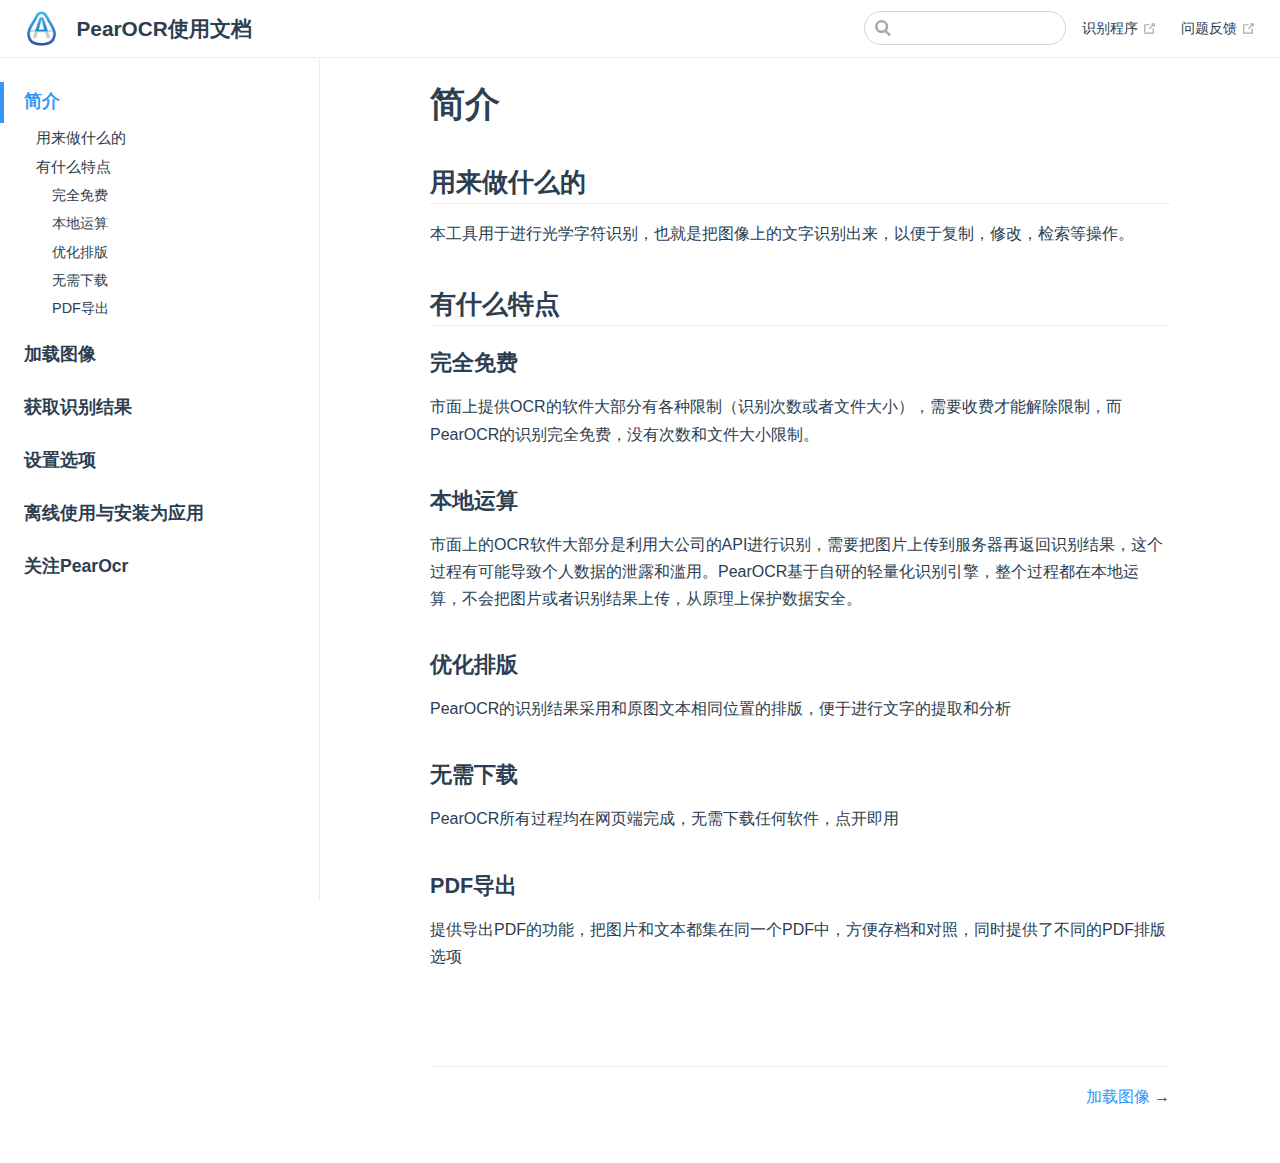
<file: index.html>
<!DOCTYPE html>
<html lang="en-US">
  <head>
    <meta charset="utf-8">
    <meta name="viewport" content="width=device-width,initial-scale=1">
    <title>简介 | PearOCR使用文档</title>
    <meta name="generator" content="VuePress 1.8.2">
    <script>
          var _hmt = _hmt || [];
          (function() {
            var hm = document.createElement("script");
            hm.src = "https://hm.baidu.com/hm.js?af2519a31d258b784aa575e139d5131e";
            var s = document.getElementsByTagName("script")[0]; 
            s.parentNode.insertBefore(hm, s);
          })();
            </script>
    <meta name="description" content="文字识别">
    
    <link rel="preload" href="/assets/css/0.styles.60f6f086.css" as="style"><link rel="preload" href="/assets/js/app.239bed4a.js" as="script"><link rel="preload" href="/assets/js/2.f12c02ac.js" as="script"><link rel="preload" href="/assets/js/12.ec5efcef.js" as="script"><link rel="prefetch" href="/assets/js/10.5001ed8c.js"><link rel="prefetch" href="/assets/js/11.1d0b9266.js"><link rel="prefetch" href="/assets/js/3.ca46d464.js"><link rel="prefetch" href="/assets/js/4.6345247c.js"><link rel="prefetch" href="/assets/js/5.0317eb0a.js"><link rel="prefetch" href="/assets/js/6.dc37c037.js"><link rel="prefetch" href="/assets/js/7.eb85ec59.js"><link rel="prefetch" href="/assets/js/8.c9a2ded6.js"><link rel="prefetch" href="/assets/js/9.fbeae2ba.js">
    <link rel="stylesheet" href="/assets/css/0.styles.60f6f086.css">
  </head>
  <body>
    <div id="app" data-server-rendered="true"><div class="theme-container"><header class="navbar"><div class="sidebar-button"><svg xmlns="http://www.w3.org/2000/svg" aria-hidden="true" role="img" viewBox="0 0 448 512" class="icon"><path fill="currentColor" d="M436 124H12c-6.627 0-12-5.373-12-12V80c0-6.627 5.373-12 12-12h424c6.627 0 12 5.373 12 12v32c0 6.627-5.373 12-12 12zm0 160H12c-6.627 0-12-5.373-12-12v-32c0-6.627 5.373-12 12-12h424c6.627 0 12 5.373 12 12v32c0 6.627-5.373 12-12 12zm0 160H12c-6.627 0-12-5.373-12-12v-32c0-6.627 5.373-12 12-12h424c6.627 0 12 5.373 12 12v32c0 6.627-5.373 12-12 12z"></path></svg></div> <a href="/" aria-current="page" class="home-link router-link-exact-active router-link-active"><img src="/logo.png" alt="PearOCR使用文档" class="logo"> <span class="site-name can-hide">PearOCR使用文档</span></a> <div class="links"><div class="search-box"><input aria-label="Search" autocomplete="off" spellcheck="false" value=""> <!----></div> <nav class="nav-links can-hide"><div class="nav-item"><a href="https://pearocr.com" target="_blank" rel="noopener noreferrer" class="nav-link external">
  识别程序
  <span><svg xmlns="http://www.w3.org/2000/svg" aria-hidden="true" focusable="false" x="0px" y="0px" viewBox="0 0 100 100" width="15" height="15" class="icon outbound"><path fill="currentColor" d="M18.8,85.1h56l0,0c2.2,0,4-1.8,4-4v-32h-8v28h-48v-48h28v-8h-32l0,0c-2.2,0-4,1.8-4,4v56C14.8,83.3,16.6,85.1,18.8,85.1z"></path> <polygon fill="currentColor" points="45.7,48.7 51.3,54.3 77.2,28.5 77.2,37.2 85.2,37.2 85.2,14.9 62.8,14.9 62.8,22.9 71.5,22.9"></polygon></svg> <span class="sr-only">(opens new window)</span></span></a></div><div class="nav-item"><a href="https://github.com/PearOCR/pearocr_issue/issues" target="_blank" rel="noopener noreferrer" class="nav-link external">
  问题反馈
  <span><svg xmlns="http://www.w3.org/2000/svg" aria-hidden="true" focusable="false" x="0px" y="0px" viewBox="0 0 100 100" width="15" height="15" class="icon outbound"><path fill="currentColor" d="M18.8,85.1h56l0,0c2.2,0,4-1.8,4-4v-32h-8v28h-48v-48h28v-8h-32l0,0c-2.2,0-4,1.8-4,4v56C14.8,83.3,16.6,85.1,18.8,85.1z"></path> <polygon fill="currentColor" points="45.7,48.7 51.3,54.3 77.2,28.5 77.2,37.2 85.2,37.2 85.2,14.9 62.8,14.9 62.8,22.9 71.5,22.9"></polygon></svg> <span class="sr-only">(opens new window)</span></span></a></div> <!----></nav></div></header> <div class="sidebar-mask"></div> <aside class="sidebar"><nav class="nav-links"><div class="nav-item"><a href="https://pearocr.com" target="_blank" rel="noopener noreferrer" class="nav-link external">
  识别程序
  <span><svg xmlns="http://www.w3.org/2000/svg" aria-hidden="true" focusable="false" x="0px" y="0px" viewBox="0 0 100 100" width="15" height="15" class="icon outbound"><path fill="currentColor" d="M18.8,85.1h56l0,0c2.2,0,4-1.8,4-4v-32h-8v28h-48v-48h28v-8h-32l0,0c-2.2,0-4,1.8-4,4v56C14.8,83.3,16.6,85.1,18.8,85.1z"></path> <polygon fill="currentColor" points="45.7,48.7 51.3,54.3 77.2,28.5 77.2,37.2 85.2,37.2 85.2,14.9 62.8,14.9 62.8,22.9 71.5,22.9"></polygon></svg> <span class="sr-only">(opens new window)</span></span></a></div><div class="nav-item"><a href="https://github.com/PearOCR/pearocr_issue/issues" target="_blank" rel="noopener noreferrer" class="nav-link external">
  问题反馈
  <span><svg xmlns="http://www.w3.org/2000/svg" aria-hidden="true" focusable="false" x="0px" y="0px" viewBox="0 0 100 100" width="15" height="15" class="icon outbound"><path fill="currentColor" d="M18.8,85.1h56l0,0c2.2,0,4-1.8,4-4v-32h-8v28h-48v-48h28v-8h-32l0,0c-2.2,0-4,1.8-4,4v56C14.8,83.3,16.6,85.1,18.8,85.1z"></path> <polygon fill="currentColor" points="45.7,48.7 51.3,54.3 77.2,28.5 77.2,37.2 85.2,37.2 85.2,14.9 62.8,14.9 62.8,22.9 71.5,22.9"></polygon></svg> <span class="sr-only">(opens new window)</span></span></a></div> <!----></nav>  <ul class="sidebar-links"><li><a href="/" aria-current="page" class="active sidebar-link">简介</a><ul class="sidebar-sub-headers"><li class="sidebar-sub-header"><a href="/#用来做什么的" class="sidebar-link">用来做什么的</a></li><li class="sidebar-sub-header"><a href="/#有什么特点" class="sidebar-link">有什么特点</a><ul class="sidebar-sub-headers"><li class="sidebar-sub-header"><a href="/#完全免费" class="sidebar-link">完全免费</a></li><li class="sidebar-sub-header"><a href="/#本地运算" class="sidebar-link">本地运算</a></li><li class="sidebar-sub-header"><a href="/#优化排版" class="sidebar-link">优化排版</a></li><li class="sidebar-sub-header"><a href="/#无需下载" class="sidebar-link">无需下载</a></li><li class="sidebar-sub-header"><a href="/#pdf导出" class="sidebar-link">PDF导出</a></li></ul></li></ul></li><li><a href="/ImportImage.html" class="sidebar-link">加载图像</a></li><li><a href="/CheckResult.html" class="sidebar-link">获取识别结果</a></li><li><a href="/Configure.html" class="sidebar-link">设置选项</a></li><li><a href="/Install.html" class="sidebar-link">离线使用与安装为应用</a></li><li><a href="/Contact.html" class="sidebar-link">关注PearOcr</a></li></ul> </aside> <main class="page"> <div class="theme-default-content content__default"><h1 id="简介"><a href="#简介" class="header-anchor">#</a> 简介</h1> <h2 id="用来做什么的"><a href="#用来做什么的" class="header-anchor">#</a> 用来做什么的</h2> <p>本工具用于进行光学字符识别，也就是把图像上的文字识别出来，以便于复制，修改，检索等操作。</p> <h2 id="有什么特点"><a href="#有什么特点" class="header-anchor">#</a> 有什么特点</h2> <h3 id="完全免费"><a href="#完全免费" class="header-anchor">#</a> 完全免费</h3> <p>市面上提供OCR的软件大部分有各种限制（识别次数或者文件大小），需要收费才能解除限制，而PearOCR的识别完全免费，没有次数和文件大小限制。</p> <h3 id="本地运算"><a href="#本地运算" class="header-anchor">#</a> 本地运算</h3> <p>市面上的OCR软件大部分是利用大公司的API进行识别，需要把图片上传到服务器再返回识别结果，这个过程有可能导致个人数据的泄露和滥用。PearOCR基于自研的轻量化识别引擎，整个过程都在本地运算，不会把图片或者识别结果上传，从原理上保护数据安全。</p> <h3 id="优化排版"><a href="#优化排版" class="header-anchor">#</a> 优化排版</h3> <p>PearOCR的识别结果采用和原图文本相同位置的排版，便于进行文字的提取和分析</p> <h3 id="无需下载"><a href="#无需下载" class="header-anchor">#</a> 无需下载</h3> <p>PearOCR所有过程均在网页端完成，无需下载任何软件，点开即用</p> <h3 id="pdf导出"><a href="#pdf导出" class="header-anchor">#</a> PDF导出</h3> <p>提供导出PDF的功能，把图片和文本都集在同一个PDF中，方便存档和对照，同时提供了不同的PDF排版选项</p></div> <footer class="page-edit"><!----> <!----></footer> <div class="page-nav"><p class="inner"><!----> <span class="next"><a href="/ImportImage.html">
        加载图像
      </a>
      →
    </span></p></div> </main></div><div class="global-ui"></div></div>
    <script src="/assets/js/app.239bed4a.js" defer></script><script src="/assets/js/2.f12c02ac.js" defer></script><script src="/assets/js/12.ec5efcef.js" defer></script>
  </body>
</html>
</file>
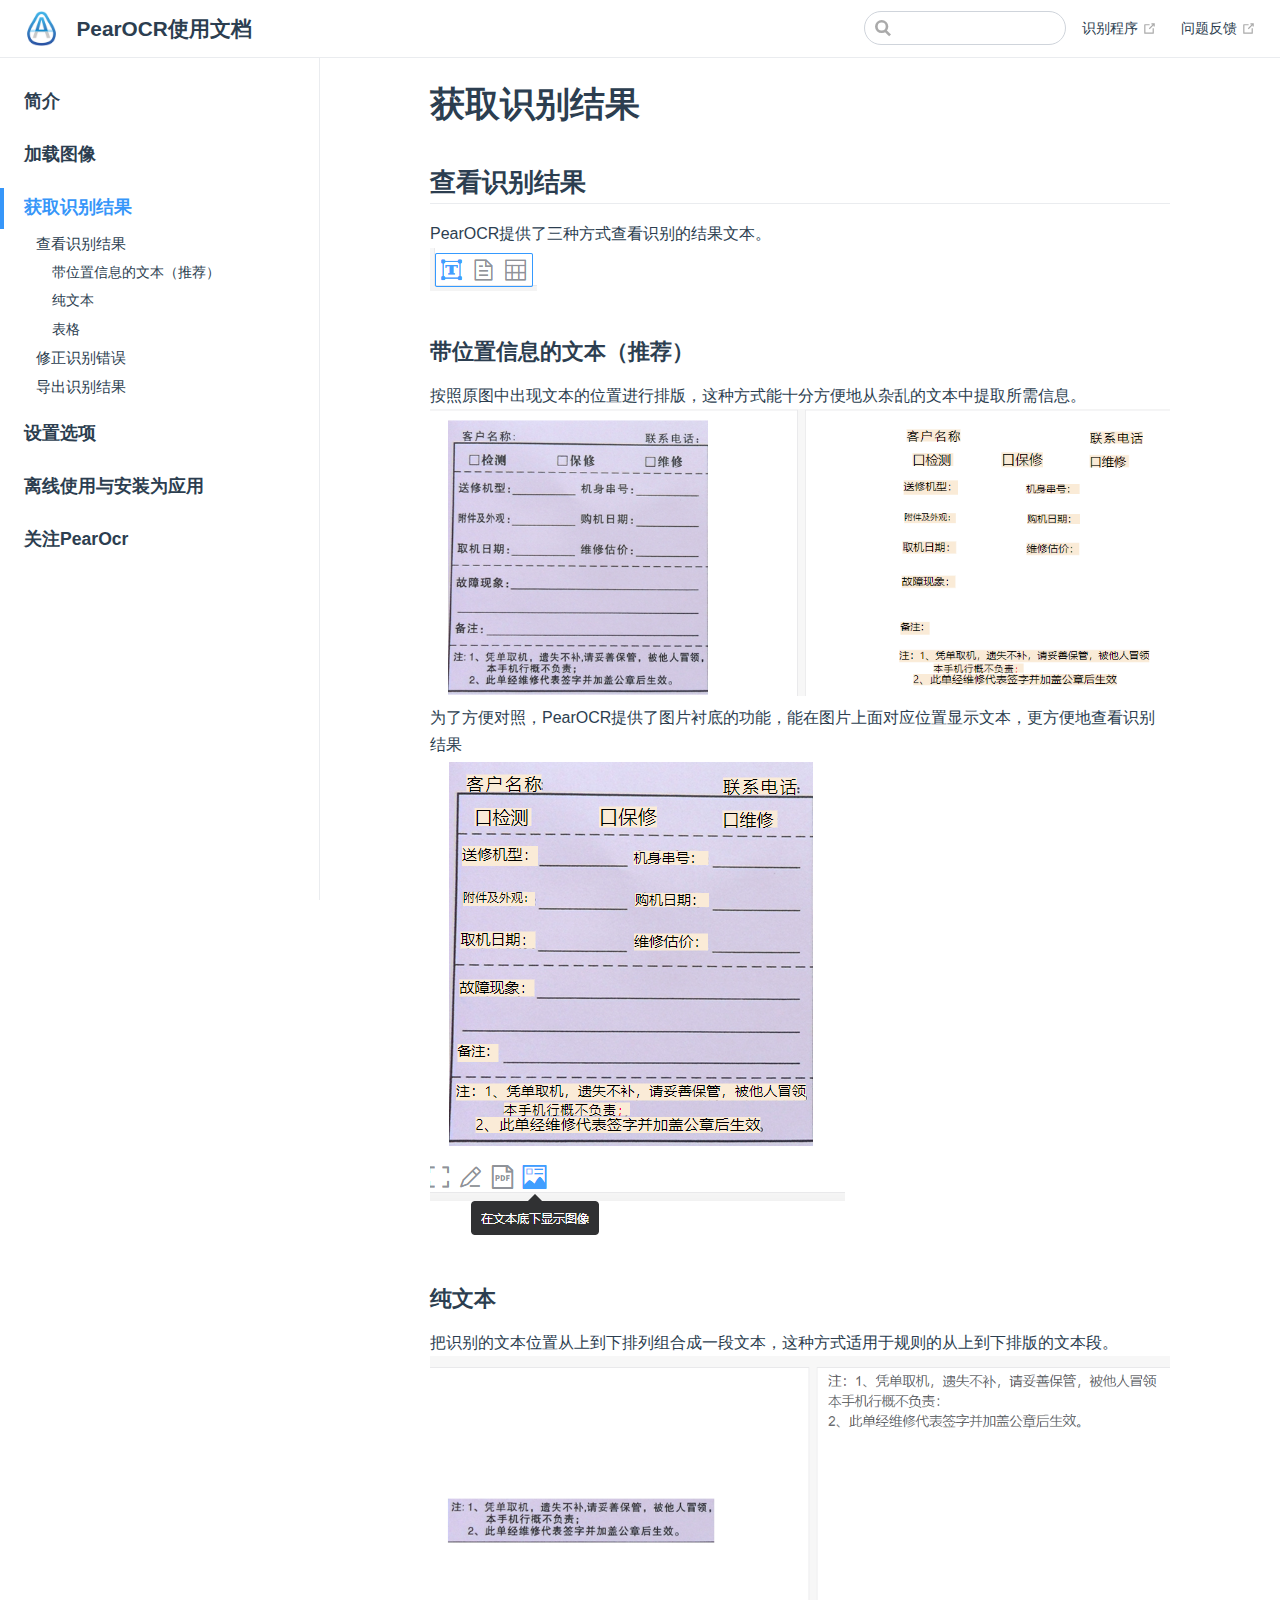
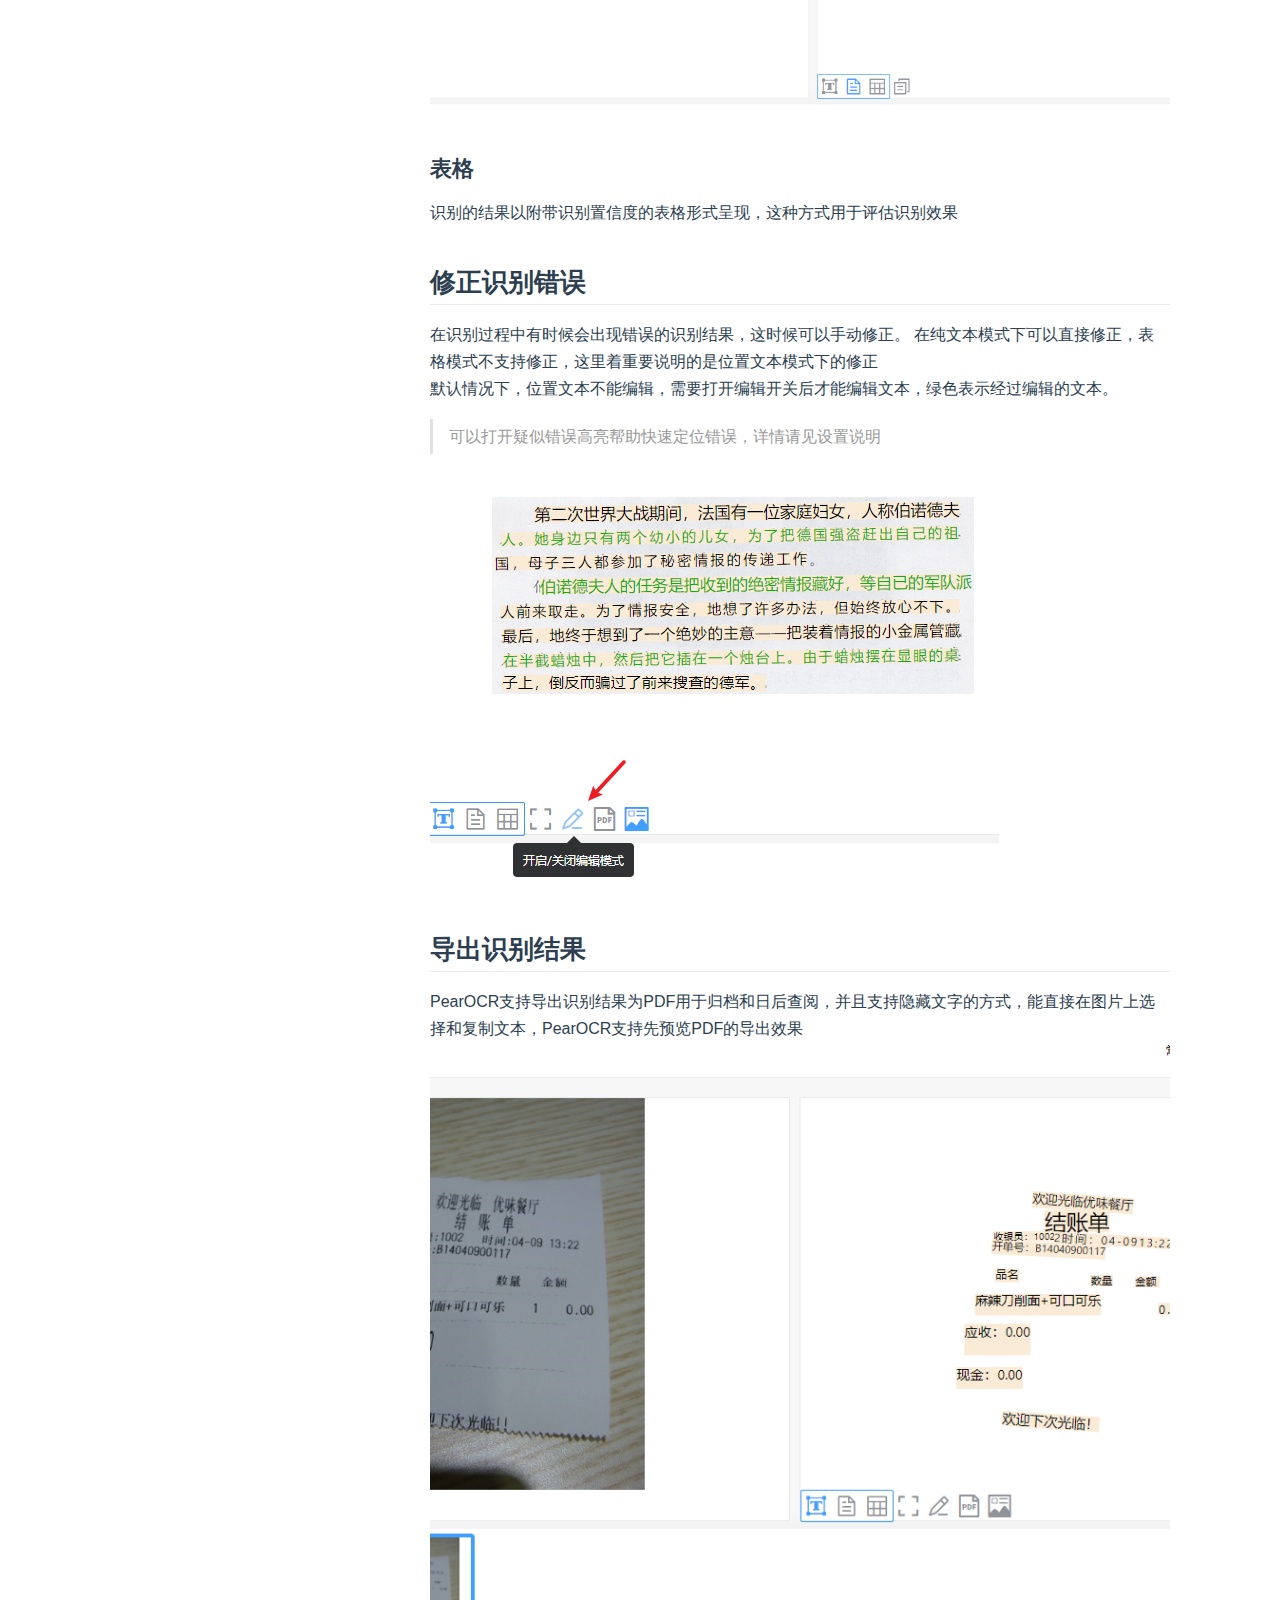
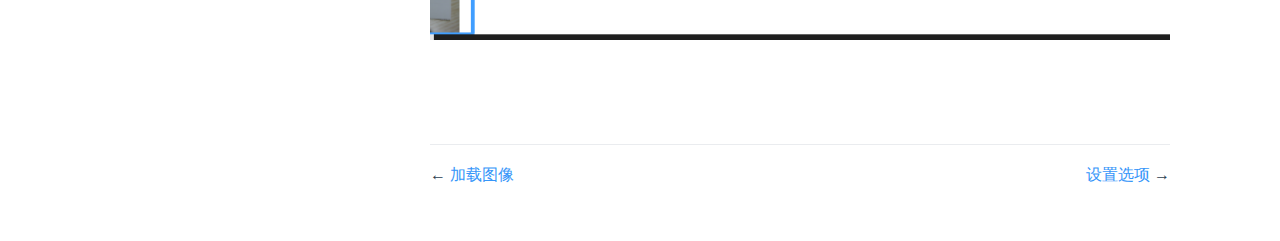
<file: CheckResult.html>
<!DOCTYPE html>
<html lang="en-US">
  <head>
    <meta charset="utf-8">
    <meta name="viewport" content="width=device-width,initial-scale=1">
    <title>获取识别结果 | PearOCR使用文档</title>
    <meta name="generator" content="VuePress 1.8.2">
    <script>
          var _hmt = _hmt || [];
          (function() {
            var hm = document.createElement("script");
            hm.src = "https://hm.baidu.com/hm.js?af2519a31d258b784aa575e139d5131e";
            var s = document.getElementsByTagName("script")[0]; 
            s.parentNode.insertBefore(hm, s);
          })();
            </script>
    <meta name="description" content="文字识别">
    
    <link rel="preload" href="/assets/css/0.styles.60f6f086.css" as="style"><link rel="preload" href="/assets/js/app.239bed4a.js" as="script"><link rel="preload" href="/assets/js/2.f12c02ac.js" as="script"><link rel="preload" href="/assets/js/3.ca46d464.js" as="script"><link rel="prefetch" href="/assets/js/10.5001ed8c.js"><link rel="prefetch" href="/assets/js/11.1d0b9266.js"><link rel="prefetch" href="/assets/js/12.ec5efcef.js"><link rel="prefetch" href="/assets/js/4.6345247c.js"><link rel="prefetch" href="/assets/js/5.0317eb0a.js"><link rel="prefetch" href="/assets/js/6.dc37c037.js"><link rel="prefetch" href="/assets/js/7.eb85ec59.js"><link rel="prefetch" href="/assets/js/8.c9a2ded6.js"><link rel="prefetch" href="/assets/js/9.fbeae2ba.js">
    <link rel="stylesheet" href="/assets/css/0.styles.60f6f086.css">
  </head>
  <body>
    <div id="app" data-server-rendered="true"><div class="theme-container"><header class="navbar"><div class="sidebar-button"><svg xmlns="http://www.w3.org/2000/svg" aria-hidden="true" role="img" viewBox="0 0 448 512" class="icon"><path fill="currentColor" d="M436 124H12c-6.627 0-12-5.373-12-12V80c0-6.627 5.373-12 12-12h424c6.627 0 12 5.373 12 12v32c0 6.627-5.373 12-12 12zm0 160H12c-6.627 0-12-5.373-12-12v-32c0-6.627 5.373-12 12-12h424c6.627 0 12 5.373 12 12v32c0 6.627-5.373 12-12 12zm0 160H12c-6.627 0-12-5.373-12-12v-32c0-6.627 5.373-12 12-12h424c6.627 0 12 5.373 12 12v32c0 6.627-5.373 12-12 12z"></path></svg></div> <a href="/" class="home-link router-link-active"><img src="/logo.png" alt="PearOCR使用文档" class="logo"> <span class="site-name can-hide">PearOCR使用文档</span></a> <div class="links"><div class="search-box"><input aria-label="Search" autocomplete="off" spellcheck="false" value=""> <!----></div> <nav class="nav-links can-hide"><div class="nav-item"><a href="https://pearocr.com" target="_blank" rel="noopener noreferrer" class="nav-link external">
  识别程序
  <span><svg xmlns="http://www.w3.org/2000/svg" aria-hidden="true" focusable="false" x="0px" y="0px" viewBox="0 0 100 100" width="15" height="15" class="icon outbound"><path fill="currentColor" d="M18.8,85.1h56l0,0c2.2,0,4-1.8,4-4v-32h-8v28h-48v-48h28v-8h-32l0,0c-2.2,0-4,1.8-4,4v56C14.8,83.3,16.6,85.1,18.8,85.1z"></path> <polygon fill="currentColor" points="45.7,48.7 51.3,54.3 77.2,28.5 77.2,37.2 85.2,37.2 85.2,14.9 62.8,14.9 62.8,22.9 71.5,22.9"></polygon></svg> <span class="sr-only">(opens new window)</span></span></a></div><div class="nav-item"><a href="https://github.com/PearOCR/pearocr_issue/issues" target="_blank" rel="noopener noreferrer" class="nav-link external">
  问题反馈
  <span><svg xmlns="http://www.w3.org/2000/svg" aria-hidden="true" focusable="false" x="0px" y="0px" viewBox="0 0 100 100" width="15" height="15" class="icon outbound"><path fill="currentColor" d="M18.8,85.1h56l0,0c2.2,0,4-1.8,4-4v-32h-8v28h-48v-48h28v-8h-32l0,0c-2.2,0-4,1.8-4,4v56C14.8,83.3,16.6,85.1,18.8,85.1z"></path> <polygon fill="currentColor" points="45.7,48.7 51.3,54.3 77.2,28.5 77.2,37.2 85.2,37.2 85.2,14.9 62.8,14.9 62.8,22.9 71.5,22.9"></polygon></svg> <span class="sr-only">(opens new window)</span></span></a></div> <!----></nav></div></header> <div class="sidebar-mask"></div> <aside class="sidebar"><nav class="nav-links"><div class="nav-item"><a href="https://pearocr.com" target="_blank" rel="noopener noreferrer" class="nav-link external">
  识别程序
  <span><svg xmlns="http://www.w3.org/2000/svg" aria-hidden="true" focusable="false" x="0px" y="0px" viewBox="0 0 100 100" width="15" height="15" class="icon outbound"><path fill="currentColor" d="M18.8,85.1h56l0,0c2.2,0,4-1.8,4-4v-32h-8v28h-48v-48h28v-8h-32l0,0c-2.2,0-4,1.8-4,4v56C14.8,83.3,16.6,85.1,18.8,85.1z"></path> <polygon fill="currentColor" points="45.7,48.7 51.3,54.3 77.2,28.5 77.2,37.2 85.2,37.2 85.2,14.9 62.8,14.9 62.8,22.9 71.5,22.9"></polygon></svg> <span class="sr-only">(opens new window)</span></span></a></div><div class="nav-item"><a href="https://github.com/PearOCR/pearocr_issue/issues" target="_blank" rel="noopener noreferrer" class="nav-link external">
  问题反馈
  <span><svg xmlns="http://www.w3.org/2000/svg" aria-hidden="true" focusable="false" x="0px" y="0px" viewBox="0 0 100 100" width="15" height="15" class="icon outbound"><path fill="currentColor" d="M18.8,85.1h56l0,0c2.2,0,4-1.8,4-4v-32h-8v28h-48v-48h28v-8h-32l0,0c-2.2,0-4,1.8-4,4v56C14.8,83.3,16.6,85.1,18.8,85.1z"></path> <polygon fill="currentColor" points="45.7,48.7 51.3,54.3 77.2,28.5 77.2,37.2 85.2,37.2 85.2,14.9 62.8,14.9 62.8,22.9 71.5,22.9"></polygon></svg> <span class="sr-only">(opens new window)</span></span></a></div> <!----></nav>  <ul class="sidebar-links"><li><a href="/" aria-current="page" class="sidebar-link">简介</a></li><li><a href="/ImportImage.html" class="sidebar-link">加载图像</a></li><li><a href="/CheckResult.html" aria-current="page" class="active sidebar-link">获取识别结果</a><ul class="sidebar-sub-headers"><li class="sidebar-sub-header"><a href="/CheckResult.html#查看识别结果" class="sidebar-link">查看识别结果</a><ul class="sidebar-sub-headers"><li class="sidebar-sub-header"><a href="/CheckResult.html#带位置信息的文本-推荐" class="sidebar-link">带位置信息的文本（推荐）</a></li><li class="sidebar-sub-header"><a href="/CheckResult.html#纯文本" class="sidebar-link">纯文本</a></li><li class="sidebar-sub-header"><a href="/CheckResult.html#表格" class="sidebar-link">表格</a></li></ul></li><li class="sidebar-sub-header"><a href="/CheckResult.html#修正识别错误" class="sidebar-link">修正识别错误</a></li><li class="sidebar-sub-header"><a href="/CheckResult.html#导出识别结果" class="sidebar-link">导出识别结果</a></li></ul></li><li><a href="/Configure.html" class="sidebar-link">设置选项</a></li><li><a href="/Install.html" class="sidebar-link">离线使用与安装为应用</a></li><li><a href="/Contact.html" class="sidebar-link">关注PearOcr</a></li></ul> </aside> <main class="page"> <div class="theme-default-content content__default"><h1 id="获取识别结果"><a href="#获取识别结果" class="header-anchor">#</a> 获取识别结果</h1> <h2 id="查看识别结果"><a href="#查看识别结果" class="header-anchor">#</a> 查看识别结果</h2> <p>PearOCR提供了三种方式查看识别的结果文本。<br> <img src="[data-uri]" alt=""></p> <h3 id="带位置信息的文本-推荐"><a href="#带位置信息的文本-推荐" class="header-anchor">#</a> 带位置信息的文本（推荐）</h3> <p>按照原图中出现文本的位置进行排版，这种方式能十分方便地从杂乱的文本中提取所需信息。<br> <img src="/assets/img/PosText.eb4f0386.png" alt="">
为了方便对照，PearOCR提供了图片衬底的功能，能在图片上面对应位置显示文本，更方便地查看识别结果<br> <img src="/assets/img/PosTextWithImage.e95cbd16.png" alt=""></p> <h3 id="纯文本"><a href="#纯文本" class="header-anchor">#</a> 纯文本</h3> <p>把识别的文本位置从上到下排列组合成一段文本，这种方式适用于规则的从上到下排版的文本段。
<img src="/assets/img/PureText.f3ca2c93.png" alt=""></p> <h3 id="表格"><a href="#表格" class="header-anchor">#</a> 表格</h3> <p>识别的结果以附带识别置信度的表格形式呈现，这种方式用于评估识别效果</p> <h2 id="修正识别错误"><a href="#修正识别错误" class="header-anchor">#</a> 修正识别错误</h2> <p>在识别过程中有时候会出现错误的识别结果，这时候可以手动修正。
在纯文本模式下可以直接修正，表格模式不支持修正，这里着重要说明的是位置文本模式下的修正<br>
默认情况下，位置文本不能编辑，需要打开编辑开关后才能编辑文本，绿色表示经过编辑的文本。</p> <blockquote><p>可以打开疑似错误高亮帮助快速定位错误，详情请见设置说明</p></blockquote> <p><img src="/assets/img/TextEdited.5b31dddb.png" alt=""></p> <h2 id="导出识别结果"><a href="#导出识别结果" class="header-anchor">#</a> 导出识别结果</h2> <p>PearOCR支持导出识别结果为PDF用于归档和日后查阅，并且支持隐藏文字的方式，能直接在图片上选择和复制文本，PearOCR支持先预览PDF的导出效果<br> <img src="/assets/img/ExportPDFPreview.3cf5b387.webp" alt="预览PDF"></p></div> <footer class="page-edit"><!----> <!----></footer> <div class="page-nav"><p class="inner"><span class="prev">
      ←
      <a href="/ImportImage.html" class="prev">
        加载图像
      </a></span> <span class="next"><a href="/Configure.html">
        设置选项
      </a>
      →
    </span></p></div> </main></div><div class="global-ui"></div></div>
    <script src="/assets/js/app.239bed4a.js" defer></script><script src="/assets/js/2.f12c02ac.js" defer></script><script src="/assets/js/3.ca46d464.js" defer></script>
  </body>
</html>
</file>
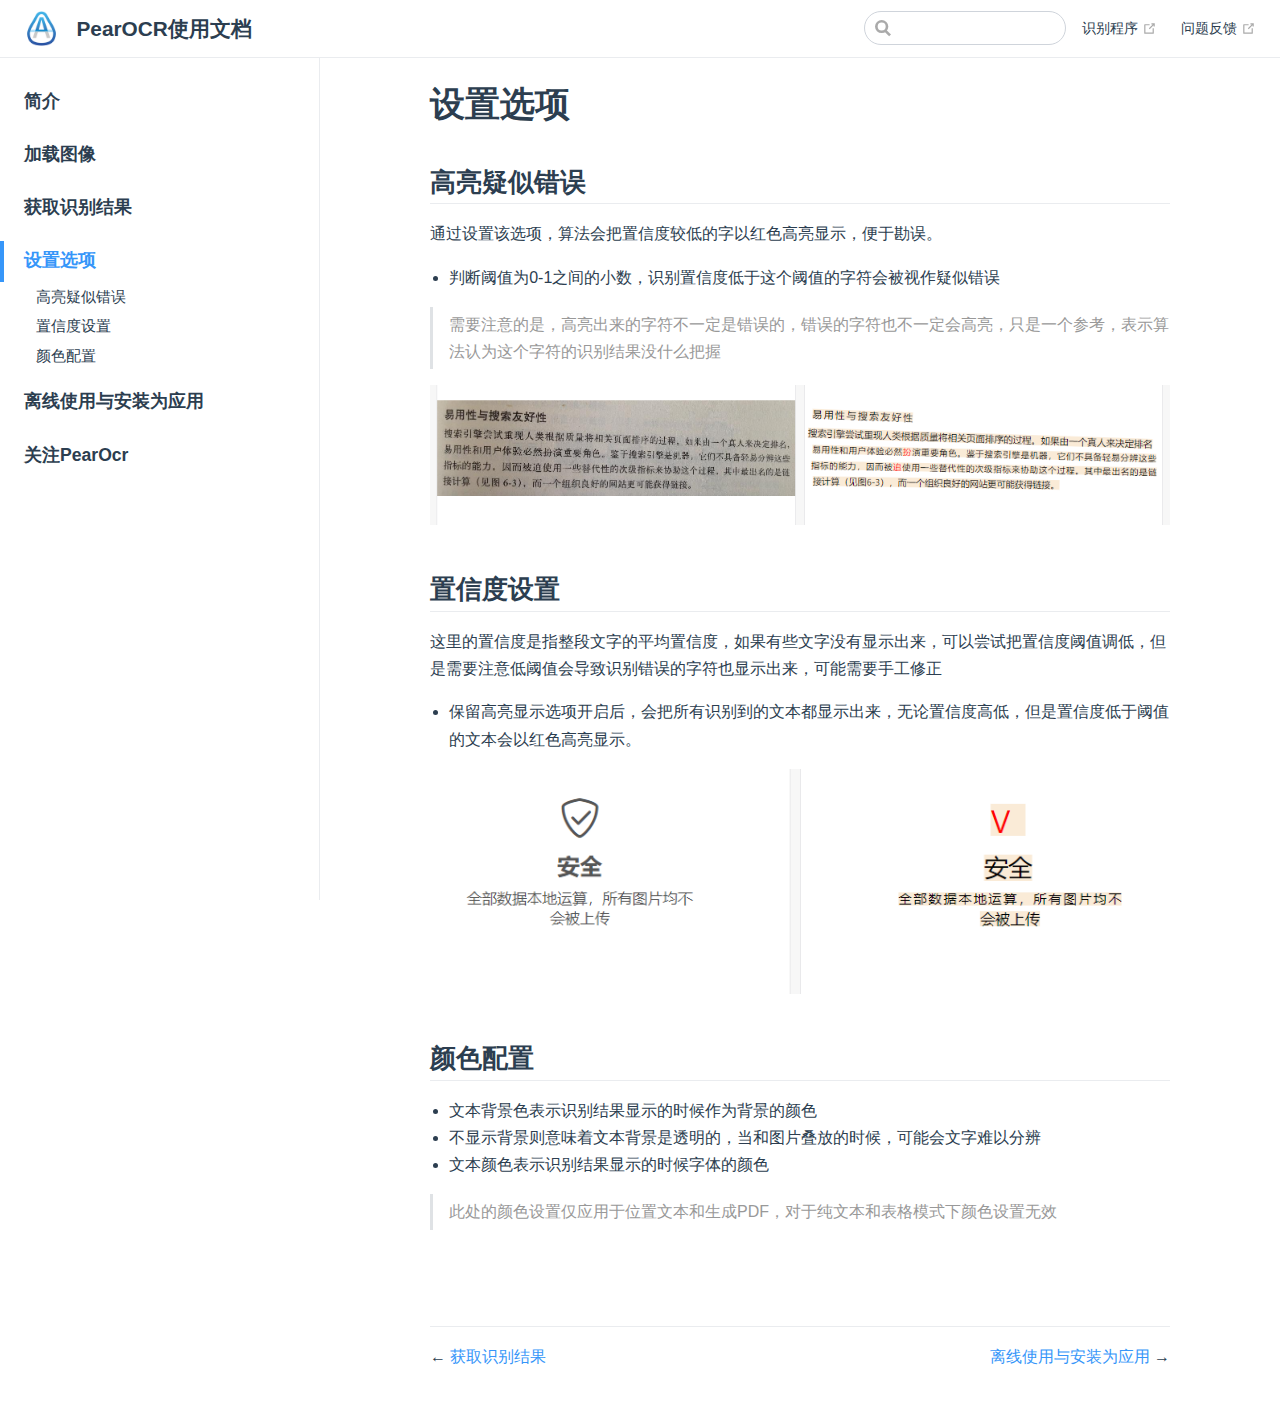
<file: Configure.html>
<!DOCTYPE html>
<html lang="en-US">
  <head>
    <meta charset="utf-8">
    <meta name="viewport" content="width=device-width,initial-scale=1">
    <title>设置选项 | PearOCR使用文档</title>
    <meta name="generator" content="VuePress 1.8.2">
    <script>
          var _hmt = _hmt || [];
          (function() {
            var hm = document.createElement("script");
            hm.src = "https://hm.baidu.com/hm.js?af2519a31d258b784aa575e139d5131e";
            var s = document.getElementsByTagName("script")[0]; 
            s.parentNode.insertBefore(hm, s);
          })();
            </script>
    <meta name="description" content="文字识别">
    
    <link rel="preload" href="/assets/css/0.styles.60f6f086.css" as="style"><link rel="preload" href="/assets/js/app.239bed4a.js" as="script"><link rel="preload" href="/assets/js/2.f12c02ac.js" as="script"><link rel="preload" href="/assets/js/9.fbeae2ba.js" as="script"><link rel="prefetch" href="/assets/js/10.5001ed8c.js"><link rel="prefetch" href="/assets/js/11.1d0b9266.js"><link rel="prefetch" href="/assets/js/12.ec5efcef.js"><link rel="prefetch" href="/assets/js/3.ca46d464.js"><link rel="prefetch" href="/assets/js/4.6345247c.js"><link rel="prefetch" href="/assets/js/5.0317eb0a.js"><link rel="prefetch" href="/assets/js/6.dc37c037.js"><link rel="prefetch" href="/assets/js/7.eb85ec59.js"><link rel="prefetch" href="/assets/js/8.c9a2ded6.js">
    <link rel="stylesheet" href="/assets/css/0.styles.60f6f086.css">
  </head>
  <body>
    <div id="app" data-server-rendered="true"><div class="theme-container"><header class="navbar"><div class="sidebar-button"><svg xmlns="http://www.w3.org/2000/svg" aria-hidden="true" role="img" viewBox="0 0 448 512" class="icon"><path fill="currentColor" d="M436 124H12c-6.627 0-12-5.373-12-12V80c0-6.627 5.373-12 12-12h424c6.627 0 12 5.373 12 12v32c0 6.627-5.373 12-12 12zm0 160H12c-6.627 0-12-5.373-12-12v-32c0-6.627 5.373-12 12-12h424c6.627 0 12 5.373 12 12v32c0 6.627-5.373 12-12 12zm0 160H12c-6.627 0-12-5.373-12-12v-32c0-6.627 5.373-12 12-12h424c6.627 0 12 5.373 12 12v32c0 6.627-5.373 12-12 12z"></path></svg></div> <a href="/" class="home-link router-link-active"><img src="/logo.png" alt="PearOCR使用文档" class="logo"> <span class="site-name can-hide">PearOCR使用文档</span></a> <div class="links"><div class="search-box"><input aria-label="Search" autocomplete="off" spellcheck="false" value=""> <!----></div> <nav class="nav-links can-hide"><div class="nav-item"><a href="https://pearocr.com" target="_blank" rel="noopener noreferrer" class="nav-link external">
  识别程序
  <span><svg xmlns="http://www.w3.org/2000/svg" aria-hidden="true" focusable="false" x="0px" y="0px" viewBox="0 0 100 100" width="15" height="15" class="icon outbound"><path fill="currentColor" d="M18.8,85.1h56l0,0c2.2,0,4-1.8,4-4v-32h-8v28h-48v-48h28v-8h-32l0,0c-2.2,0-4,1.8-4,4v56C14.8,83.3,16.6,85.1,18.8,85.1z"></path> <polygon fill="currentColor" points="45.7,48.7 51.3,54.3 77.2,28.5 77.2,37.2 85.2,37.2 85.2,14.9 62.8,14.9 62.8,22.9 71.5,22.9"></polygon></svg> <span class="sr-only">(opens new window)</span></span></a></div><div class="nav-item"><a href="https://github.com/PearOCR/pearocr_issue/issues" target="_blank" rel="noopener noreferrer" class="nav-link external">
  问题反馈
  <span><svg xmlns="http://www.w3.org/2000/svg" aria-hidden="true" focusable="false" x="0px" y="0px" viewBox="0 0 100 100" width="15" height="15" class="icon outbound"><path fill="currentColor" d="M18.8,85.1h56l0,0c2.2,0,4-1.8,4-4v-32h-8v28h-48v-48h28v-8h-32l0,0c-2.2,0-4,1.8-4,4v56C14.8,83.3,16.6,85.1,18.8,85.1z"></path> <polygon fill="currentColor" points="45.7,48.7 51.3,54.3 77.2,28.5 77.2,37.2 85.2,37.2 85.2,14.9 62.8,14.9 62.8,22.9 71.5,22.9"></polygon></svg> <span class="sr-only">(opens new window)</span></span></a></div> <!----></nav></div></header> <div class="sidebar-mask"></div> <aside class="sidebar"><nav class="nav-links"><div class="nav-item"><a href="https://pearocr.com" target="_blank" rel="noopener noreferrer" class="nav-link external">
  识别程序
  <span><svg xmlns="http://www.w3.org/2000/svg" aria-hidden="true" focusable="false" x="0px" y="0px" viewBox="0 0 100 100" width="15" height="15" class="icon outbound"><path fill="currentColor" d="M18.8,85.1h56l0,0c2.2,0,4-1.8,4-4v-32h-8v28h-48v-48h28v-8h-32l0,0c-2.2,0-4,1.8-4,4v56C14.8,83.3,16.6,85.1,18.8,85.1z"></path> <polygon fill="currentColor" points="45.7,48.7 51.3,54.3 77.2,28.5 77.2,37.2 85.2,37.2 85.2,14.9 62.8,14.9 62.8,22.9 71.5,22.9"></polygon></svg> <span class="sr-only">(opens new window)</span></span></a></div><div class="nav-item"><a href="https://github.com/PearOCR/pearocr_issue/issues" target="_blank" rel="noopener noreferrer" class="nav-link external">
  问题反馈
  <span><svg xmlns="http://www.w3.org/2000/svg" aria-hidden="true" focusable="false" x="0px" y="0px" viewBox="0 0 100 100" width="15" height="15" class="icon outbound"><path fill="currentColor" d="M18.8,85.1h56l0,0c2.2,0,4-1.8,4-4v-32h-8v28h-48v-48h28v-8h-32l0,0c-2.2,0-4,1.8-4,4v56C14.8,83.3,16.6,85.1,18.8,85.1z"></path> <polygon fill="currentColor" points="45.7,48.7 51.3,54.3 77.2,28.5 77.2,37.2 85.2,37.2 85.2,14.9 62.8,14.9 62.8,22.9 71.5,22.9"></polygon></svg> <span class="sr-only">(opens new window)</span></span></a></div> <!----></nav>  <ul class="sidebar-links"><li><a href="/" aria-current="page" class="sidebar-link">简介</a></li><li><a href="/ImportImage.html" class="sidebar-link">加载图像</a></li><li><a href="/CheckResult.html" class="sidebar-link">获取识别结果</a></li><li><a href="/Configure.html" aria-current="page" class="active sidebar-link">设置选项</a><ul class="sidebar-sub-headers"><li class="sidebar-sub-header"><a href="/Configure.html#高亮疑似错误" class="sidebar-link">高亮疑似错误</a></li><li class="sidebar-sub-header"><a href="/Configure.html#置信度设置" class="sidebar-link">置信度设置</a></li><li class="sidebar-sub-header"><a href="/Configure.html#颜色配置" class="sidebar-link">颜色配置</a></li></ul></li><li><a href="/Install.html" class="sidebar-link">离线使用与安装为应用</a></li><li><a href="/Contact.html" class="sidebar-link">关注PearOcr</a></li></ul> </aside> <main class="page"> <div class="theme-default-content content__default"><h1 id="设置选项"><a href="#设置选项" class="header-anchor">#</a> 设置选项</h1> <h2 id="高亮疑似错误"><a href="#高亮疑似错误" class="header-anchor">#</a> 高亮疑似错误</h2> <p>通过设置该选项，算法会把置信度较低的字以红色高亮显示，便于勘误。</p> <ul><li>判断阈值为0-1之间的小数，识别置信度低于这个阈值的字符会被视作疑似错误</li></ul> <blockquote><p>需要注意的是，高亮出来的字符不一定是错误的，错误的字符也不一定会高亮，只是一个参考，表示算法认为这个字符的识别结果没什么把握</p></blockquote> <p><img src="/assets/img/highlight_char.8605b679.png" alt="高亮疑似错误"></p> <h2 id="置信度设置"><a href="#置信度设置" class="header-anchor">#</a> 置信度设置</h2> <p>这里的置信度是指整段文字的平均置信度，如果有些文字没有显示出来，可以尝试把置信度阈值调低，但是需要注意低阈值会导致识别错误的字符也显示出来，可能需要手工修正</p> <ul><li>保留高亮显示选项开启后，会把所有识别到的文本都显示出来，无论置信度高低，但是置信度低于阈值的文本会以红色高亮显示。</li></ul> <p><img src="/assets/img/showerror.dfd7bac1.png" alt="保留高亮显示"></p> <h2 id="颜色配置"><a href="#颜色配置" class="header-anchor">#</a> 颜色配置</h2> <ul><li>文本背景色表示识别结果显示的时候作为背景的颜色</li> <li>不显示背景则意味着文本背景是透明的，当和图片叠放的时候，可能会文字难以分辨</li> <li>文本颜色表示识别结果显示的时候字体的颜色</li></ul> <blockquote><p>此处的颜色设置仅应用于位置文本和生成PDF，对于纯文本和表格模式下颜色设置无效</p></blockquote></div> <footer class="page-edit"><!----> <!----></footer> <div class="page-nav"><p class="inner"><span class="prev">
      ←
      <a href="/CheckResult.html" class="prev">
        获取识别结果
      </a></span> <span class="next"><a href="/Install.html">
        离线使用与安装为应用
      </a>
      →
    </span></p></div> </main></div><div class="global-ui"></div></div>
    <script src="/assets/js/app.239bed4a.js" defer></script><script src="/assets/js/2.f12c02ac.js" defer></script><script src="/assets/js/9.fbeae2ba.js" defer></script>
  </body>
</html>
</file>
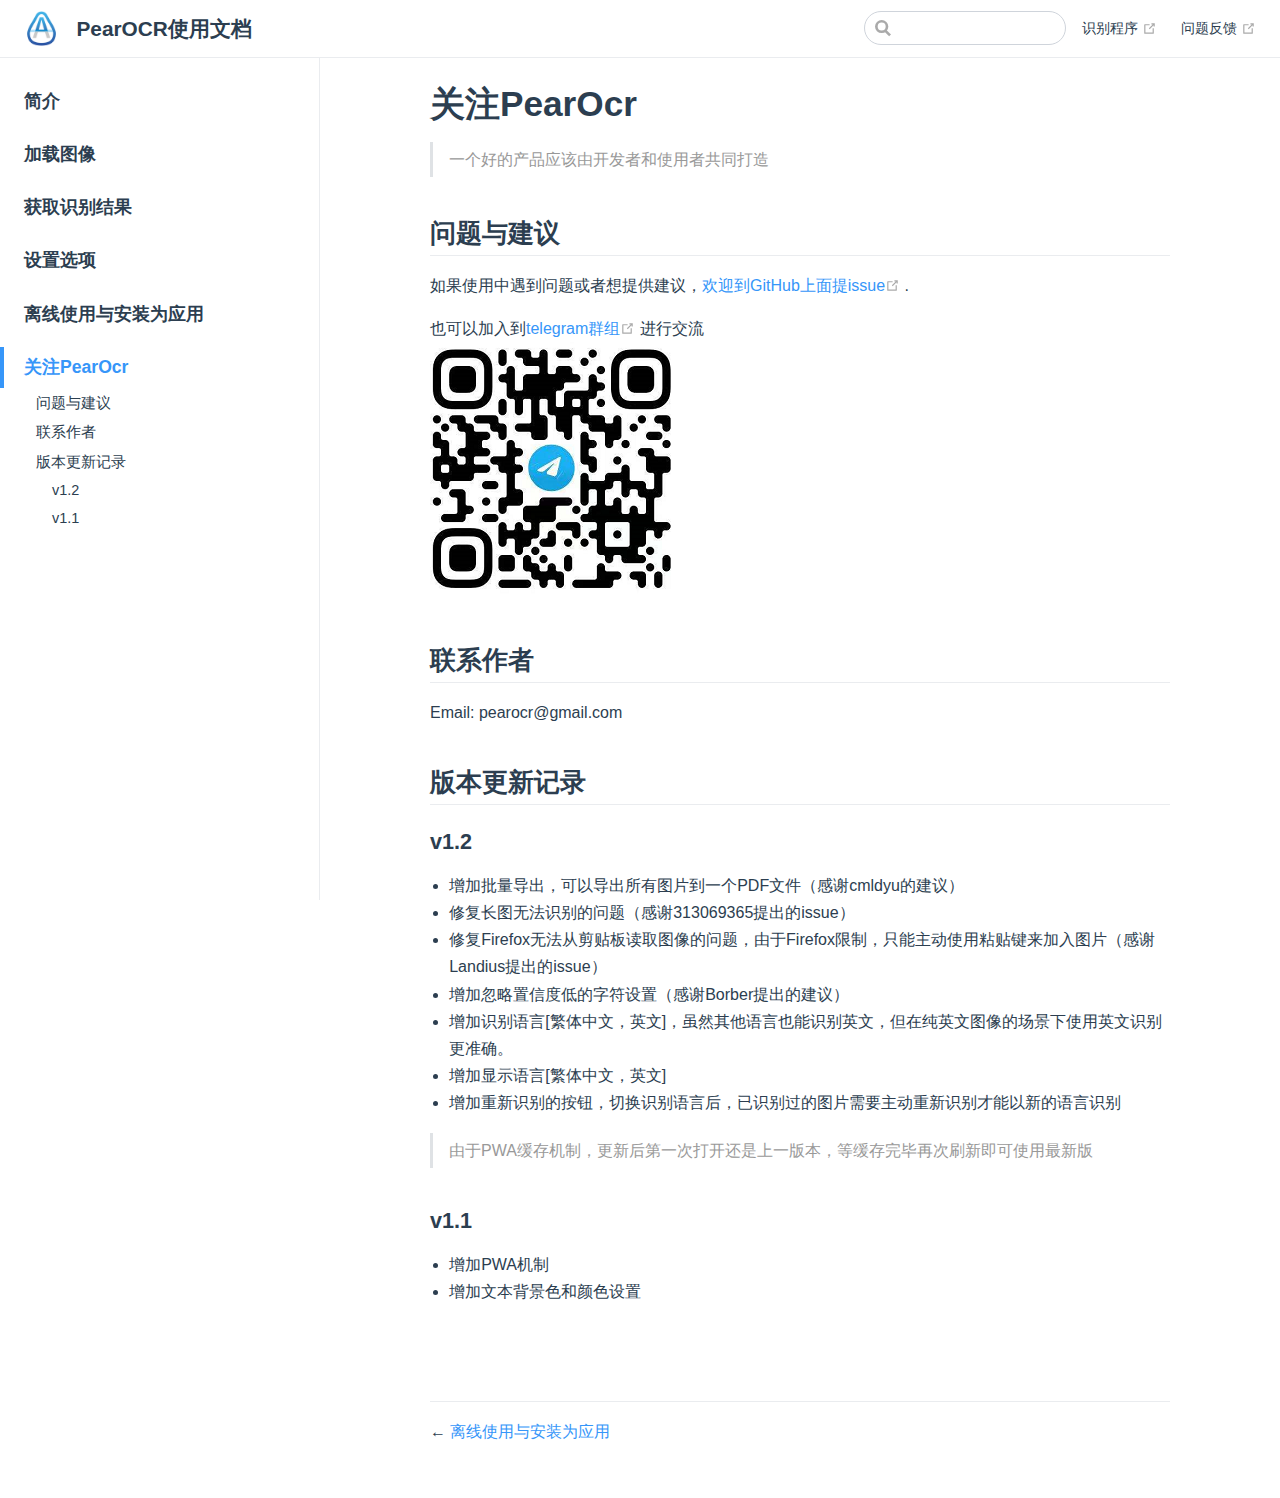
<file: Contact.html>
<!DOCTYPE html>
<html lang="en-US">
  <head>
    <meta charset="utf-8">
    <meta name="viewport" content="width=device-width,initial-scale=1">
    <title>关注PearOcr | PearOCR使用文档</title>
    <meta name="generator" content="VuePress 1.8.2">
    <script>
          var _hmt = _hmt || [];
          (function() {
            var hm = document.createElement("script");
            hm.src = "https://hm.baidu.com/hm.js?af2519a31d258b784aa575e139d5131e";
            var s = document.getElementsByTagName("script")[0]; 
            s.parentNode.insertBefore(hm, s);
          })();
            </script>
    <meta name="description" content="文字识别">
    
    <link rel="preload" href="/assets/css/0.styles.60f6f086.css" as="style"><link rel="preload" href="/assets/js/app.239bed4a.js" as="script"><link rel="preload" href="/assets/js/2.f12c02ac.js" as="script"><link rel="preload" href="/assets/js/10.5001ed8c.js" as="script"><link rel="prefetch" href="/assets/js/11.1d0b9266.js"><link rel="prefetch" href="/assets/js/12.ec5efcef.js"><link rel="prefetch" href="/assets/js/3.ca46d464.js"><link rel="prefetch" href="/assets/js/4.6345247c.js"><link rel="prefetch" href="/assets/js/5.0317eb0a.js"><link rel="prefetch" href="/assets/js/6.dc37c037.js"><link rel="prefetch" href="/assets/js/7.eb85ec59.js"><link rel="prefetch" href="/assets/js/8.c9a2ded6.js"><link rel="prefetch" href="/assets/js/9.fbeae2ba.js">
    <link rel="stylesheet" href="/assets/css/0.styles.60f6f086.css">
  </head>
  <body>
    <div id="app" data-server-rendered="true"><div class="theme-container"><header class="navbar"><div class="sidebar-button"><svg xmlns="http://www.w3.org/2000/svg" aria-hidden="true" role="img" viewBox="0 0 448 512" class="icon"><path fill="currentColor" d="M436 124H12c-6.627 0-12-5.373-12-12V80c0-6.627 5.373-12 12-12h424c6.627 0 12 5.373 12 12v32c0 6.627-5.373 12-12 12zm0 160H12c-6.627 0-12-5.373-12-12v-32c0-6.627 5.373-12 12-12h424c6.627 0 12 5.373 12 12v32c0 6.627-5.373 12-12 12zm0 160H12c-6.627 0-12-5.373-12-12v-32c0-6.627 5.373-12 12-12h424c6.627 0 12 5.373 12 12v32c0 6.627-5.373 12-12 12z"></path></svg></div> <a href="/" class="home-link router-link-active"><img src="/logo.png" alt="PearOCR使用文档" class="logo"> <span class="site-name can-hide">PearOCR使用文档</span></a> <div class="links"><div class="search-box"><input aria-label="Search" autocomplete="off" spellcheck="false" value=""> <!----></div> <nav class="nav-links can-hide"><div class="nav-item"><a href="https://pearocr.com" target="_blank" rel="noopener noreferrer" class="nav-link external">
  识别程序
  <span><svg xmlns="http://www.w3.org/2000/svg" aria-hidden="true" focusable="false" x="0px" y="0px" viewBox="0 0 100 100" width="15" height="15" class="icon outbound"><path fill="currentColor" d="M18.8,85.1h56l0,0c2.2,0,4-1.8,4-4v-32h-8v28h-48v-48h28v-8h-32l0,0c-2.2,0-4,1.8-4,4v56C14.8,83.3,16.6,85.1,18.8,85.1z"></path> <polygon fill="currentColor" points="45.7,48.7 51.3,54.3 77.2,28.5 77.2,37.2 85.2,37.2 85.2,14.9 62.8,14.9 62.8,22.9 71.5,22.9"></polygon></svg> <span class="sr-only">(opens new window)</span></span></a></div><div class="nav-item"><a href="https://github.com/PearOCR/pearocr_issue/issues" target="_blank" rel="noopener noreferrer" class="nav-link external">
  问题反馈
  <span><svg xmlns="http://www.w3.org/2000/svg" aria-hidden="true" focusable="false" x="0px" y="0px" viewBox="0 0 100 100" width="15" height="15" class="icon outbound"><path fill="currentColor" d="M18.8,85.1h56l0,0c2.2,0,4-1.8,4-4v-32h-8v28h-48v-48h28v-8h-32l0,0c-2.2,0-4,1.8-4,4v56C14.8,83.3,16.6,85.1,18.8,85.1z"></path> <polygon fill="currentColor" points="45.7,48.7 51.3,54.3 77.2,28.5 77.2,37.2 85.2,37.2 85.2,14.9 62.8,14.9 62.8,22.9 71.5,22.9"></polygon></svg> <span class="sr-only">(opens new window)</span></span></a></div> <!----></nav></div></header> <div class="sidebar-mask"></div> <aside class="sidebar"><nav class="nav-links"><div class="nav-item"><a href="https://pearocr.com" target="_blank" rel="noopener noreferrer" class="nav-link external">
  识别程序
  <span><svg xmlns="http://www.w3.org/2000/svg" aria-hidden="true" focusable="false" x="0px" y="0px" viewBox="0 0 100 100" width="15" height="15" class="icon outbound"><path fill="currentColor" d="M18.8,85.1h56l0,0c2.2,0,4-1.8,4-4v-32h-8v28h-48v-48h28v-8h-32l0,0c-2.2,0-4,1.8-4,4v56C14.8,83.3,16.6,85.1,18.8,85.1z"></path> <polygon fill="currentColor" points="45.7,48.7 51.3,54.3 77.2,28.5 77.2,37.2 85.2,37.2 85.2,14.9 62.8,14.9 62.8,22.9 71.5,22.9"></polygon></svg> <span class="sr-only">(opens new window)</span></span></a></div><div class="nav-item"><a href="https://github.com/PearOCR/pearocr_issue/issues" target="_blank" rel="noopener noreferrer" class="nav-link external">
  问题反馈
  <span><svg xmlns="http://www.w3.org/2000/svg" aria-hidden="true" focusable="false" x="0px" y="0px" viewBox="0 0 100 100" width="15" height="15" class="icon outbound"><path fill="currentColor" d="M18.8,85.1h56l0,0c2.2,0,4-1.8,4-4v-32h-8v28h-48v-48h28v-8h-32l0,0c-2.2,0-4,1.8-4,4v56C14.8,83.3,16.6,85.1,18.8,85.1z"></path> <polygon fill="currentColor" points="45.7,48.7 51.3,54.3 77.2,28.5 77.2,37.2 85.2,37.2 85.2,14.9 62.8,14.9 62.8,22.9 71.5,22.9"></polygon></svg> <span class="sr-only">(opens new window)</span></span></a></div> <!----></nav>  <ul class="sidebar-links"><li><a href="/" aria-current="page" class="sidebar-link">简介</a></li><li><a href="/ImportImage.html" class="sidebar-link">加载图像</a></li><li><a href="/CheckResult.html" class="sidebar-link">获取识别结果</a></li><li><a href="/Configure.html" class="sidebar-link">设置选项</a></li><li><a href="/Install.html" class="sidebar-link">离线使用与安装为应用</a></li><li><a href="/Contact.html" aria-current="page" class="active sidebar-link">关注PearOcr</a><ul class="sidebar-sub-headers"><li class="sidebar-sub-header"><a href="/Contact.html#问题与建议" class="sidebar-link">问题与建议</a></li><li class="sidebar-sub-header"><a href="/Contact.html#联系作者" class="sidebar-link">联系作者</a></li><li class="sidebar-sub-header"><a href="/Contact.html#版本更新记录" class="sidebar-link">版本更新记录</a><ul class="sidebar-sub-headers"><li class="sidebar-sub-header"><a href="/Contact.html#v1-2" class="sidebar-link">v1.2</a></li><li class="sidebar-sub-header"><a href="/Contact.html#v1-1" class="sidebar-link">v1.1</a></li></ul></li></ul></li></ul> </aside> <main class="page"> <div class="theme-default-content content__default"><h1 id="关注pearocr"><a href="#关注pearocr" class="header-anchor">#</a> 关注PearOcr</h1> <blockquote><p>一个好的产品应该由开发者和使用者共同打造</p></blockquote> <h2 id="问题与建议"><a href="#问题与建议" class="header-anchor">#</a> 问题与建议</h2> <p>如果使用中遇到问题或者想提供建议，<a href="https://github.com/PearOCR/pearocr_issue/issues" target="_blank" rel="noopener noreferrer">欢迎到GitHub上面提issue<span><svg xmlns="http://www.w3.org/2000/svg" aria-hidden="true" focusable="false" x="0px" y="0px" viewBox="0 0 100 100" width="15" height="15" class="icon outbound"><path fill="currentColor" d="M18.8,85.1h56l0,0c2.2,0,4-1.8,4-4v-32h-8v28h-48v-48h28v-8h-32l0,0c-2.2,0-4,1.8-4,4v56C14.8,83.3,16.6,85.1,18.8,85.1z"></path> <polygon fill="currentColor" points="45.7,48.7 51.3,54.3 77.2,28.5 77.2,37.2 85.2,37.2 85.2,14.9 62.8,14.9 62.8,22.9 71.5,22.9"></polygon></svg> <span class="sr-only">(opens new window)</span></span></a>.</p> <p>也可以加入到<a href="https://t.me/joinchat/6oW2PYIHHQg1N2Nl" target="_blank" rel="noopener noreferrer">telegram群组<span><svg xmlns="http://www.w3.org/2000/svg" aria-hidden="true" focusable="false" x="0px" y="0px" viewBox="0 0 100 100" width="15" height="15" class="icon outbound"><path fill="currentColor" d="M18.8,85.1h56l0,0c2.2,0,4-1.8,4-4v-32h-8v28h-48v-48h28v-8h-32l0,0c-2.2,0-4,1.8-4,4v56C14.8,83.3,16.6,85.1,18.8,85.1z"></path> <polygon fill="currentColor" points="45.7,48.7 51.3,54.3 77.2,28.5 77.2,37.2 85.2,37.2 85.2,14.9 62.8,14.9 62.8,22.9 71.5,22.9"></polygon></svg> <span class="sr-only">(opens new window)</span></span></a>进行交流<br> <img src="/assets/img/telegramQRCode.ba8abd96.png" alt="telegram"></p> <h2 id="联系作者"><a href="#联系作者" class="header-anchor">#</a> 联系作者</h2> <p>Email: pearocr@gmail.com</p> <h2 id="版本更新记录"><a href="#版本更新记录" class="header-anchor">#</a> 版本更新记录</h2> <h3 id="v1-2"><a href="#v1-2" class="header-anchor">#</a> v1.2</h3> <ul><li>增加批量导出，可以导出所有图片到一个PDF文件（感谢cmldyu的建议）</li> <li>修复长图无法识别的问题（感谢313069365提出的issue）</li> <li>修复Firefox无法从剪贴板读取图像的问题，由于Firefox限制，只能主动使用粘贴键来加入图片（感谢Landius提出的issue）</li> <li>增加忽略置信度低的字符设置（感谢Borber提出的建议）</li> <li>增加识别语言[繁体中文，英文]，虽然其他语言也能识别英文，但在纯英文图像的场景下使用英文识别更准确。</li> <li>增加显示语言[繁体中文，英文]</li> <li>增加重新识别的按钮，切换识别语言后，已识别过的图片需要主动重新识别才能以新的语言识别</li></ul> <blockquote><p>由于PWA缓存机制，更新后第一次打开还是上一版本，等缓存完毕再次刷新即可使用最新版</p></blockquote> <h3 id="v1-1"><a href="#v1-1" class="header-anchor">#</a> v1.1</h3> <ul><li>增加PWA机制</li> <li>增加文本背景色和颜色设置</li></ul></div> <footer class="page-edit"><!----> <!----></footer> <div class="page-nav"><p class="inner"><span class="prev">
      ←
      <a href="/Install.html" class="prev">
        离线使用与安装为应用
      </a></span> <!----></p></div> </main></div><div class="global-ui"></div></div>
    <script src="/assets/js/app.239bed4a.js" defer></script><script src="/assets/js/2.f12c02ac.js" defer></script><script src="/assets/js/10.5001ed8c.js" defer></script>
  </body>
</html>
</file>
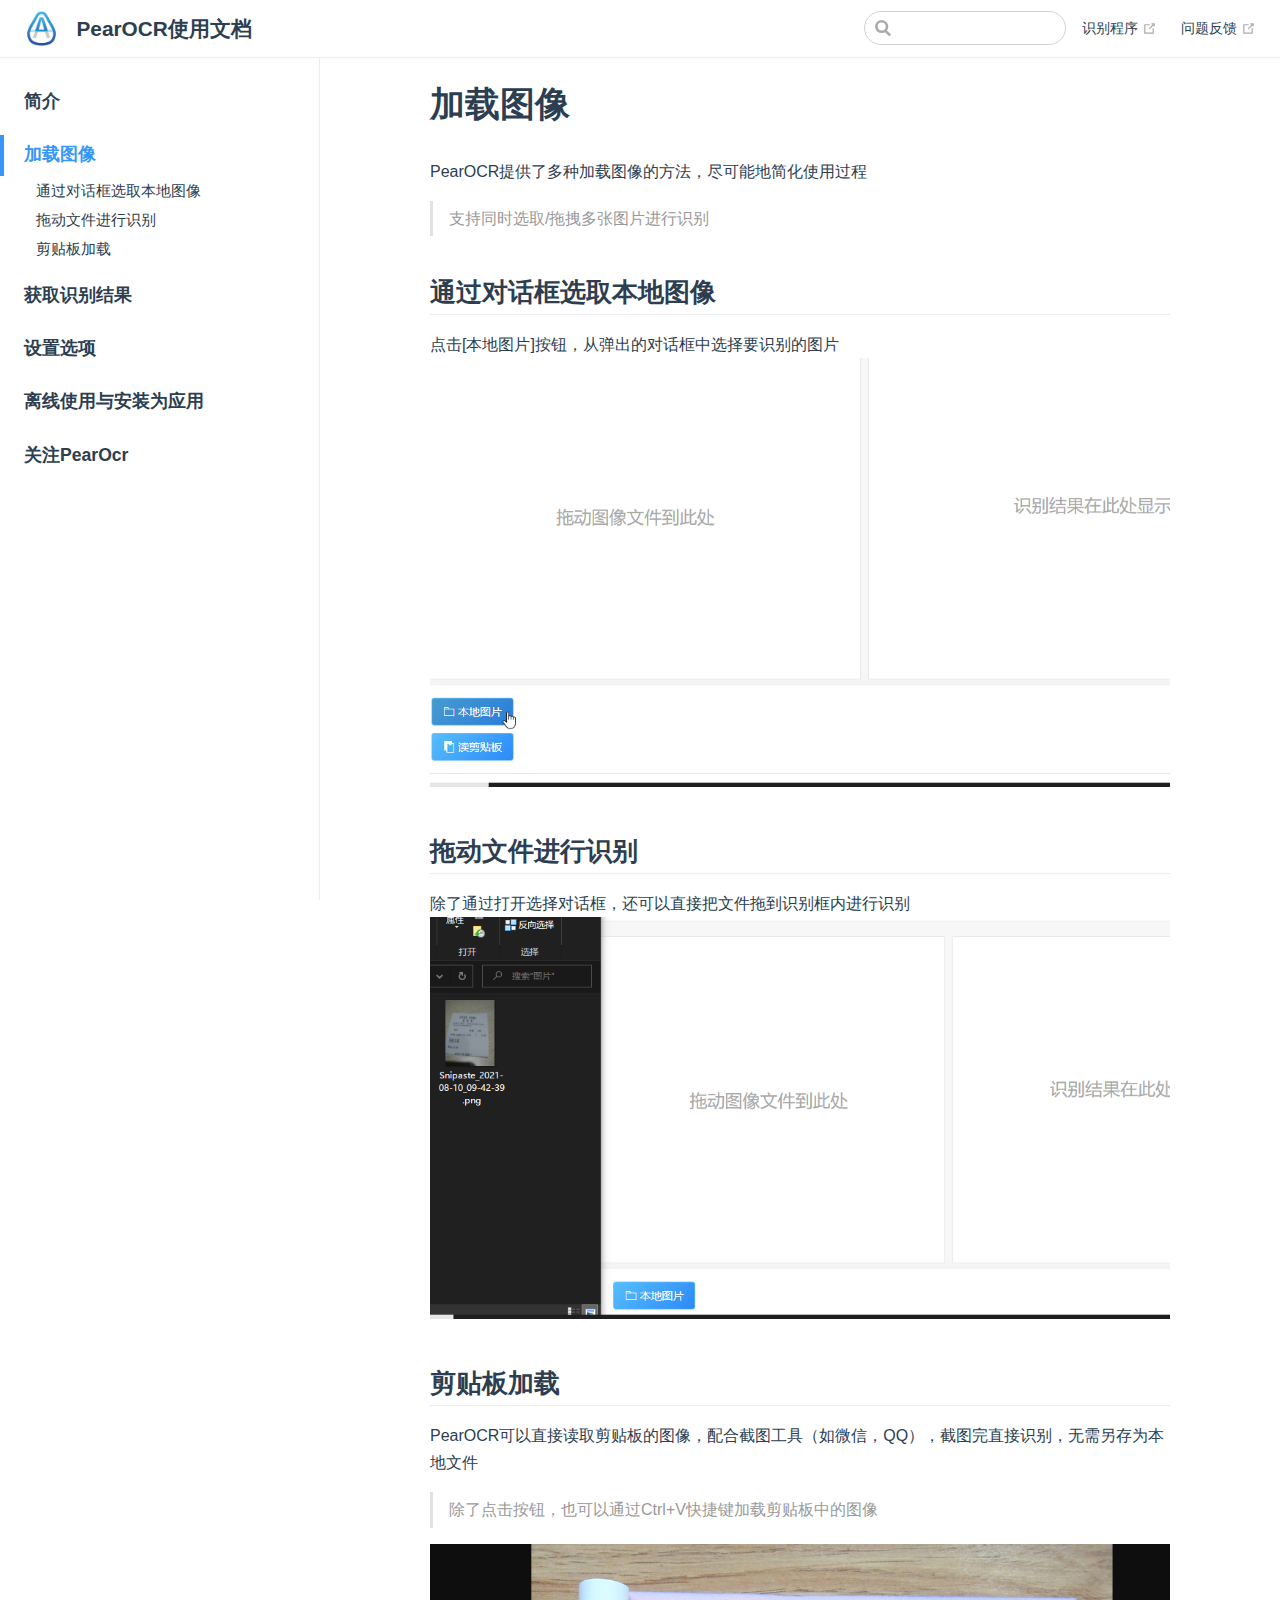
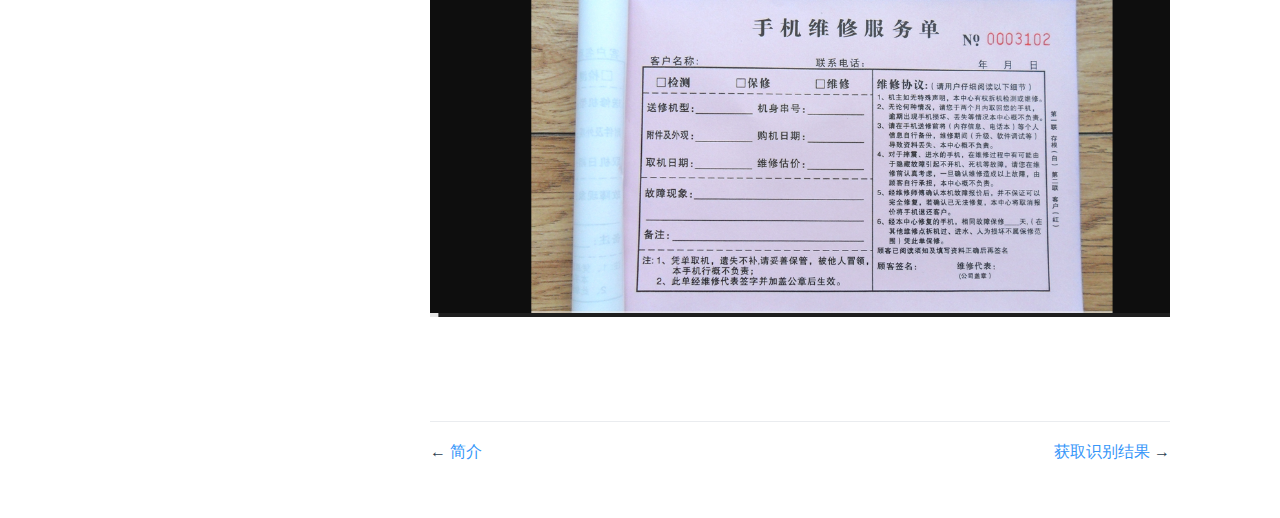
<file: ImportImage.html>
<!DOCTYPE html>
<html lang="en-US">
  <head>
    <meta charset="utf-8">
    <meta name="viewport" content="width=device-width,initial-scale=1">
    <title>加载图像 | PearOCR使用文档</title>
    <meta name="generator" content="VuePress 1.8.2">
    <script>
          var _hmt = _hmt || [];
          (function() {
            var hm = document.createElement("script");
            hm.src = "https://hm.baidu.com/hm.js?af2519a31d258b784aa575e139d5131e";
            var s = document.getElementsByTagName("script")[0]; 
            s.parentNode.insertBefore(hm, s);
          })();
            </script>
    <meta name="description" content="文字识别">
    
    <link rel="preload" href="/assets/css/0.styles.60f6f086.css" as="style"><link rel="preload" href="/assets/js/app.239bed4a.js" as="script"><link rel="preload" href="/assets/js/2.f12c02ac.js" as="script"><link rel="preload" href="/assets/js/4.6345247c.js" as="script"><link rel="prefetch" href="/assets/js/10.5001ed8c.js"><link rel="prefetch" href="/assets/js/11.1d0b9266.js"><link rel="prefetch" href="/assets/js/12.ec5efcef.js"><link rel="prefetch" href="/assets/js/3.ca46d464.js"><link rel="prefetch" href="/assets/js/5.0317eb0a.js"><link rel="prefetch" href="/assets/js/6.dc37c037.js"><link rel="prefetch" href="/assets/js/7.eb85ec59.js"><link rel="prefetch" href="/assets/js/8.c9a2ded6.js"><link rel="prefetch" href="/assets/js/9.fbeae2ba.js">
    <link rel="stylesheet" href="/assets/css/0.styles.60f6f086.css">
  </head>
  <body>
    <div id="app" data-server-rendered="true"><div class="theme-container"><header class="navbar"><div class="sidebar-button"><svg xmlns="http://www.w3.org/2000/svg" aria-hidden="true" role="img" viewBox="0 0 448 512" class="icon"><path fill="currentColor" d="M436 124H12c-6.627 0-12-5.373-12-12V80c0-6.627 5.373-12 12-12h424c6.627 0 12 5.373 12 12v32c0 6.627-5.373 12-12 12zm0 160H12c-6.627 0-12-5.373-12-12v-32c0-6.627 5.373-12 12-12h424c6.627 0 12 5.373 12 12v32c0 6.627-5.373 12-12 12zm0 160H12c-6.627 0-12-5.373-12-12v-32c0-6.627 5.373-12 12-12h424c6.627 0 12 5.373 12 12v32c0 6.627-5.373 12-12 12z"></path></svg></div> <a href="/" class="home-link router-link-active"><img src="/logo.png" alt="PearOCR使用文档" class="logo"> <span class="site-name can-hide">PearOCR使用文档</span></a> <div class="links"><div class="search-box"><input aria-label="Search" autocomplete="off" spellcheck="false" value=""> <!----></div> <nav class="nav-links can-hide"><div class="nav-item"><a href="https://pearocr.com" target="_blank" rel="noopener noreferrer" class="nav-link external">
  识别程序
  <span><svg xmlns="http://www.w3.org/2000/svg" aria-hidden="true" focusable="false" x="0px" y="0px" viewBox="0 0 100 100" width="15" height="15" class="icon outbound"><path fill="currentColor" d="M18.8,85.1h56l0,0c2.2,0,4-1.8,4-4v-32h-8v28h-48v-48h28v-8h-32l0,0c-2.2,0-4,1.8-4,4v56C14.8,83.3,16.6,85.1,18.8,85.1z"></path> <polygon fill="currentColor" points="45.7,48.7 51.3,54.3 77.2,28.5 77.2,37.2 85.2,37.2 85.2,14.9 62.8,14.9 62.8,22.9 71.5,22.9"></polygon></svg> <span class="sr-only">(opens new window)</span></span></a></div><div class="nav-item"><a href="https://github.com/PearOCR/pearocr_issue/issues" target="_blank" rel="noopener noreferrer" class="nav-link external">
  问题反馈
  <span><svg xmlns="http://www.w3.org/2000/svg" aria-hidden="true" focusable="false" x="0px" y="0px" viewBox="0 0 100 100" width="15" height="15" class="icon outbound"><path fill="currentColor" d="M18.8,85.1h56l0,0c2.2,0,4-1.8,4-4v-32h-8v28h-48v-48h28v-8h-32l0,0c-2.2,0-4,1.8-4,4v56C14.8,83.3,16.6,85.1,18.8,85.1z"></path> <polygon fill="currentColor" points="45.7,48.7 51.3,54.3 77.2,28.5 77.2,37.2 85.2,37.2 85.2,14.9 62.8,14.9 62.8,22.9 71.5,22.9"></polygon></svg> <span class="sr-only">(opens new window)</span></span></a></div> <!----></nav></div></header> <div class="sidebar-mask"></div> <aside class="sidebar"><nav class="nav-links"><div class="nav-item"><a href="https://pearocr.com" target="_blank" rel="noopener noreferrer" class="nav-link external">
  识别程序
  <span><svg xmlns="http://www.w3.org/2000/svg" aria-hidden="true" focusable="false" x="0px" y="0px" viewBox="0 0 100 100" width="15" height="15" class="icon outbound"><path fill="currentColor" d="M18.8,85.1h56l0,0c2.2,0,4-1.8,4-4v-32h-8v28h-48v-48h28v-8h-32l0,0c-2.2,0-4,1.8-4,4v56C14.8,83.3,16.6,85.1,18.8,85.1z"></path> <polygon fill="currentColor" points="45.7,48.7 51.3,54.3 77.2,28.5 77.2,37.2 85.2,37.2 85.2,14.9 62.8,14.9 62.8,22.9 71.5,22.9"></polygon></svg> <span class="sr-only">(opens new window)</span></span></a></div><div class="nav-item"><a href="https://github.com/PearOCR/pearocr_issue/issues" target="_blank" rel="noopener noreferrer" class="nav-link external">
  问题反馈
  <span><svg xmlns="http://www.w3.org/2000/svg" aria-hidden="true" focusable="false" x="0px" y="0px" viewBox="0 0 100 100" width="15" height="15" class="icon outbound"><path fill="currentColor" d="M18.8,85.1h56l0,0c2.2,0,4-1.8,4-4v-32h-8v28h-48v-48h28v-8h-32l0,0c-2.2,0-4,1.8-4,4v56C14.8,83.3,16.6,85.1,18.8,85.1z"></path> <polygon fill="currentColor" points="45.7,48.7 51.3,54.3 77.2,28.5 77.2,37.2 85.2,37.2 85.2,14.9 62.8,14.9 62.8,22.9 71.5,22.9"></polygon></svg> <span class="sr-only">(opens new window)</span></span></a></div> <!----></nav>  <ul class="sidebar-links"><li><a href="/" aria-current="page" class="sidebar-link">简介</a></li><li><a href="/ImportImage.html" aria-current="page" class="active sidebar-link">加载图像</a><ul class="sidebar-sub-headers"><li class="sidebar-sub-header"><a href="/ImportImage.html#通过对话框选取本地图像" class="sidebar-link">通过对话框选取本地图像</a></li><li class="sidebar-sub-header"><a href="/ImportImage.html#拖动文件进行识别" class="sidebar-link">拖动文件进行识别</a></li><li class="sidebar-sub-header"><a href="/ImportImage.html#剪贴板加载" class="sidebar-link">剪贴板加载</a></li></ul></li><li><a href="/CheckResult.html" class="sidebar-link">获取识别结果</a></li><li><a href="/Configure.html" class="sidebar-link">设置选项</a></li><li><a href="/Install.html" class="sidebar-link">离线使用与安装为应用</a></li><li><a href="/Contact.html" class="sidebar-link">关注PearOcr</a></li></ul> </aside> <main class="page"> <div class="theme-default-content content__default"><h1 id="加载图像"><a href="#加载图像" class="header-anchor">#</a> 加载图像</h1> <p>PearOCR提供了多种加载图像的方法，尽可能地简化使用过程</p> <blockquote><p>支持同时选取/拖拽多张图片进行识别</p></blockquote> <h2 id="通过对话框选取本地图像"><a href="#通过对话框选取本地图像" class="header-anchor">#</a> 通过对话框选取本地图像</h2> <p>点击[本地图片]按钮，从弹出的对话框中选择要识别的图片
<img src="/assets/img/LocateImage.15026066.webp" alt="本地图片"></p> <h2 id="拖动文件进行识别"><a href="#拖动文件进行识别" class="header-anchor">#</a> 拖动文件进行识别</h2> <p>除了通过打开选择对话框，还可以直接把文件拖到识别框内进行识别
<img src="/assets/img/DropImage.97b1e5cb.webp" alt="拖拽图片"></p> <h2 id="剪贴板加载"><a href="#剪贴板加载" class="header-anchor">#</a> 剪贴板加载</h2> <p>PearOCR可以直接读取剪贴板的图像，配合截图工具（如微信，QQ），截图完直接识别，无需另存为本地文件</p> <blockquote><p>除了点击按钮，也可以通过Ctrl+V快捷键加载剪贴板中的图像</p></blockquote> <p><img src="/assets/img/Clipboard.01085cf3.webp" alt="剪贴板"></p></div> <footer class="page-edit"><!----> <!----></footer> <div class="page-nav"><p class="inner"><span class="prev">
      ←
      <a href="/" class="prev router-link-active">
        简介
      </a></span> <span class="next"><a href="/CheckResult.html">
        获取识别结果
      </a>
      →
    </span></p></div> </main></div><div class="global-ui"></div></div>
    <script src="/assets/js/app.239bed4a.js" defer></script><script src="/assets/js/2.f12c02ac.js" defer></script><script src="/assets/js/4.6345247c.js" defer></script>
  </body>
</html>
</file>
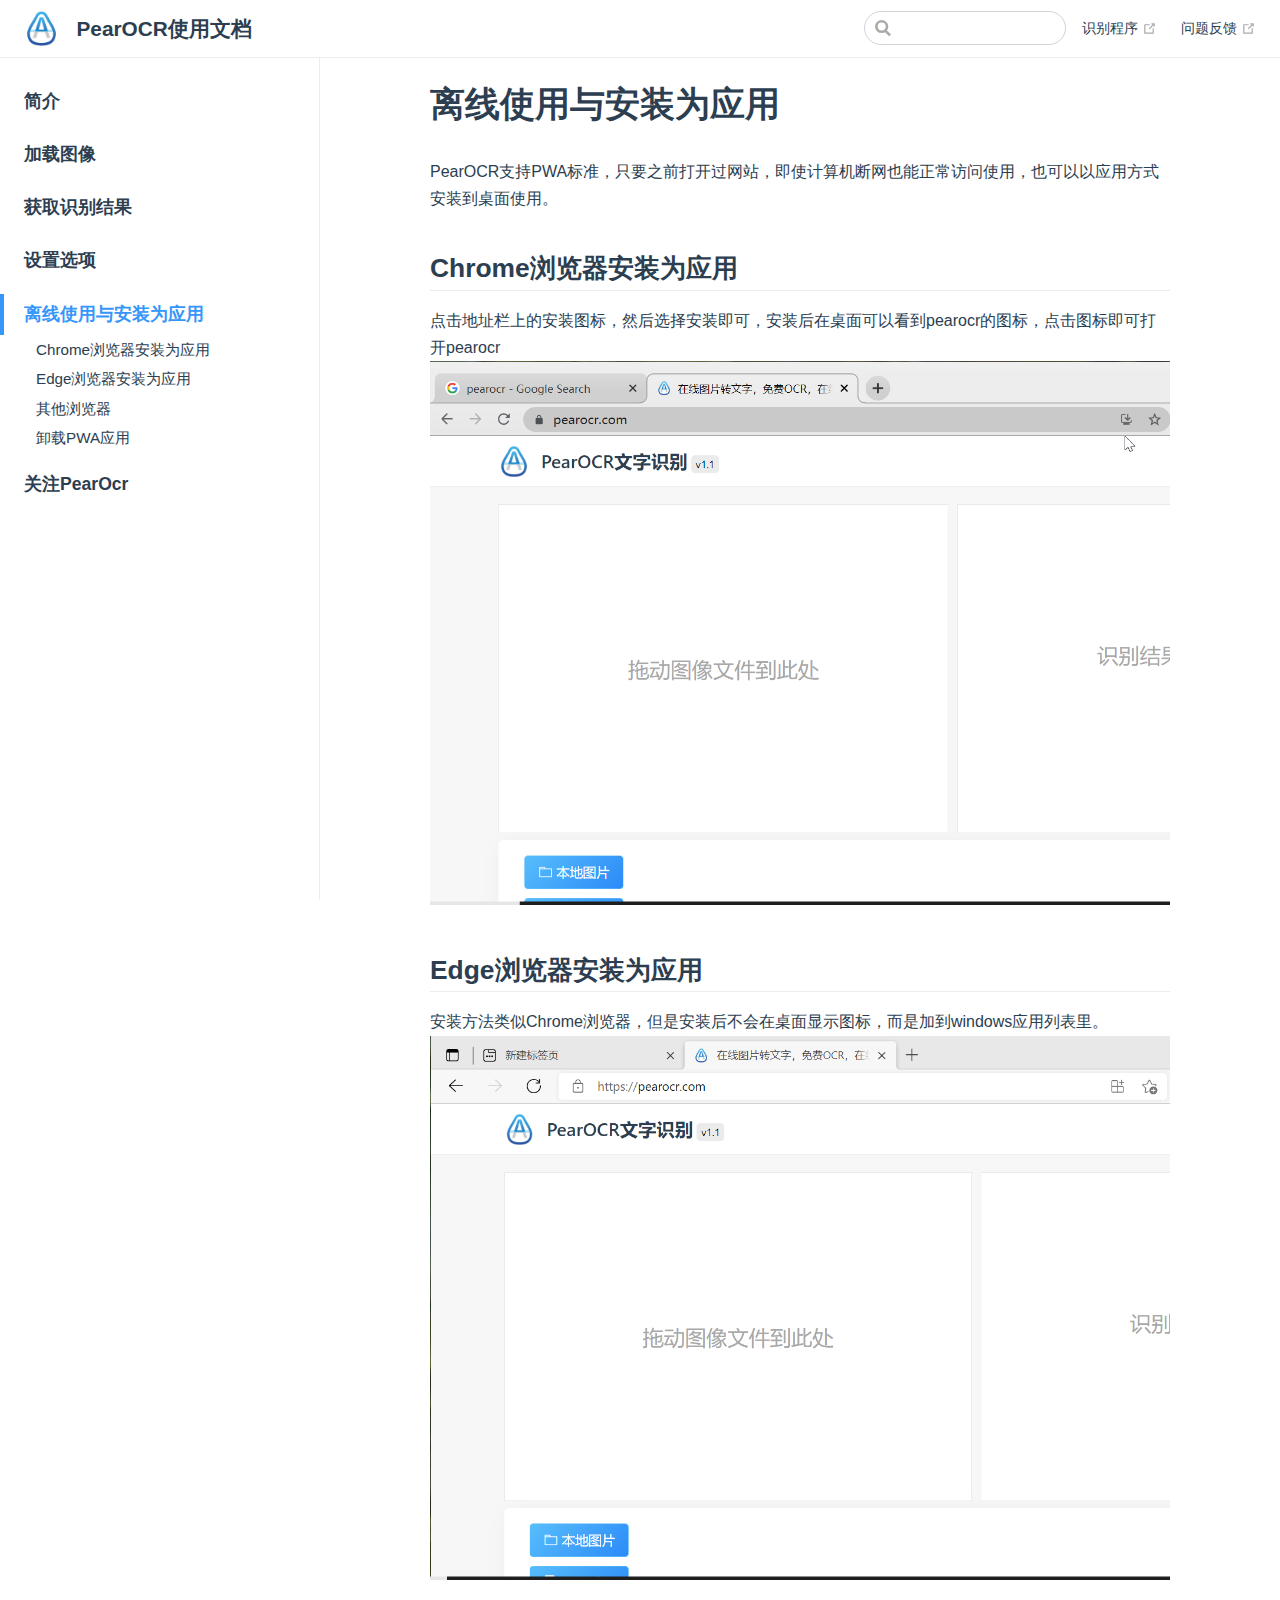
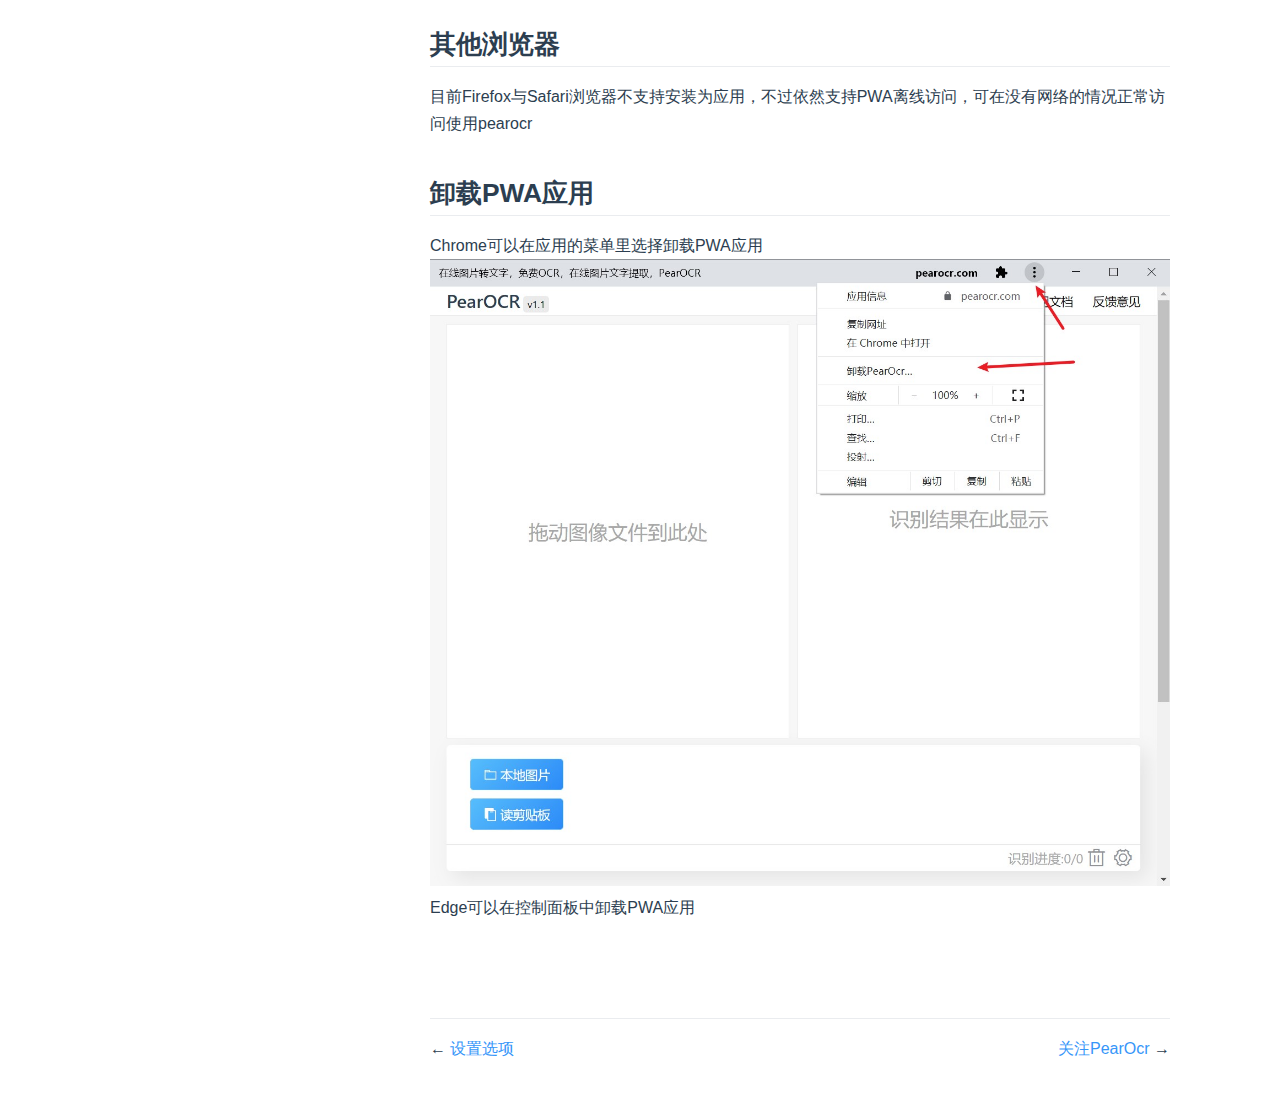
<file: Install.html>
<!DOCTYPE html>
<html lang="en-US">
  <head>
    <meta charset="utf-8">
    <meta name="viewport" content="width=device-width,initial-scale=1">
    <title>离线使用与安装为应用 | PearOCR使用文档</title>
    <meta name="generator" content="VuePress 1.8.2">
    <script>
          var _hmt = _hmt || [];
          (function() {
            var hm = document.createElement("script");
            hm.src = "https://hm.baidu.com/hm.js?af2519a31d258b784aa575e139d5131e";
            var s = document.getElementsByTagName("script")[0]; 
            s.parentNode.insertBefore(hm, s);
          })();
            </script>
    <meta name="description" content="文字识别">
    
    <link rel="preload" href="/assets/css/0.styles.60f6f086.css" as="style"><link rel="preload" href="/assets/js/app.239bed4a.js" as="script"><link rel="preload" href="/assets/js/2.f12c02ac.js" as="script"><link rel="preload" href="/assets/js/5.0317eb0a.js" as="script"><link rel="prefetch" href="/assets/js/10.5001ed8c.js"><link rel="prefetch" href="/assets/js/11.1d0b9266.js"><link rel="prefetch" href="/assets/js/12.ec5efcef.js"><link rel="prefetch" href="/assets/js/3.ca46d464.js"><link rel="prefetch" href="/assets/js/4.6345247c.js"><link rel="prefetch" href="/assets/js/6.dc37c037.js"><link rel="prefetch" href="/assets/js/7.eb85ec59.js"><link rel="prefetch" href="/assets/js/8.c9a2ded6.js"><link rel="prefetch" href="/assets/js/9.fbeae2ba.js">
    <link rel="stylesheet" href="/assets/css/0.styles.60f6f086.css">
  </head>
  <body>
    <div id="app" data-server-rendered="true"><div class="theme-container"><header class="navbar"><div class="sidebar-button"><svg xmlns="http://www.w3.org/2000/svg" aria-hidden="true" role="img" viewBox="0 0 448 512" class="icon"><path fill="currentColor" d="M436 124H12c-6.627 0-12-5.373-12-12V80c0-6.627 5.373-12 12-12h424c6.627 0 12 5.373 12 12v32c0 6.627-5.373 12-12 12zm0 160H12c-6.627 0-12-5.373-12-12v-32c0-6.627 5.373-12 12-12h424c6.627 0 12 5.373 12 12v32c0 6.627-5.373 12-12 12zm0 160H12c-6.627 0-12-5.373-12-12v-32c0-6.627 5.373-12 12-12h424c6.627 0 12 5.373 12 12v32c0 6.627-5.373 12-12 12z"></path></svg></div> <a href="/" class="home-link router-link-active"><img src="/logo.png" alt="PearOCR使用文档" class="logo"> <span class="site-name can-hide">PearOCR使用文档</span></a> <div class="links"><div class="search-box"><input aria-label="Search" autocomplete="off" spellcheck="false" value=""> <!----></div> <nav class="nav-links can-hide"><div class="nav-item"><a href="https://pearocr.com" target="_blank" rel="noopener noreferrer" class="nav-link external">
  识别程序
  <span><svg xmlns="http://www.w3.org/2000/svg" aria-hidden="true" focusable="false" x="0px" y="0px" viewBox="0 0 100 100" width="15" height="15" class="icon outbound"><path fill="currentColor" d="M18.8,85.1h56l0,0c2.2,0,4-1.8,4-4v-32h-8v28h-48v-48h28v-8h-32l0,0c-2.2,0-4,1.8-4,4v56C14.8,83.3,16.6,85.1,18.8,85.1z"></path> <polygon fill="currentColor" points="45.7,48.7 51.3,54.3 77.2,28.5 77.2,37.2 85.2,37.2 85.2,14.9 62.8,14.9 62.8,22.9 71.5,22.9"></polygon></svg> <span class="sr-only">(opens new window)</span></span></a></div><div class="nav-item"><a href="https://github.com/PearOCR/pearocr_issue/issues" target="_blank" rel="noopener noreferrer" class="nav-link external">
  问题反馈
  <span><svg xmlns="http://www.w3.org/2000/svg" aria-hidden="true" focusable="false" x="0px" y="0px" viewBox="0 0 100 100" width="15" height="15" class="icon outbound"><path fill="currentColor" d="M18.8,85.1h56l0,0c2.2,0,4-1.8,4-4v-32h-8v28h-48v-48h28v-8h-32l0,0c-2.2,0-4,1.8-4,4v56C14.8,83.3,16.6,85.1,18.8,85.1z"></path> <polygon fill="currentColor" points="45.7,48.7 51.3,54.3 77.2,28.5 77.2,37.2 85.2,37.2 85.2,14.9 62.8,14.9 62.8,22.9 71.5,22.9"></polygon></svg> <span class="sr-only">(opens new window)</span></span></a></div> <!----></nav></div></header> <div class="sidebar-mask"></div> <aside class="sidebar"><nav class="nav-links"><div class="nav-item"><a href="https://pearocr.com" target="_blank" rel="noopener noreferrer" class="nav-link external">
  识别程序
  <span><svg xmlns="http://www.w3.org/2000/svg" aria-hidden="true" focusable="false" x="0px" y="0px" viewBox="0 0 100 100" width="15" height="15" class="icon outbound"><path fill="currentColor" d="M18.8,85.1h56l0,0c2.2,0,4-1.8,4-4v-32h-8v28h-48v-48h28v-8h-32l0,0c-2.2,0-4,1.8-4,4v56C14.8,83.3,16.6,85.1,18.8,85.1z"></path> <polygon fill="currentColor" points="45.7,48.7 51.3,54.3 77.2,28.5 77.2,37.2 85.2,37.2 85.2,14.9 62.8,14.9 62.8,22.9 71.5,22.9"></polygon></svg> <span class="sr-only">(opens new window)</span></span></a></div><div class="nav-item"><a href="https://github.com/PearOCR/pearocr_issue/issues" target="_blank" rel="noopener noreferrer" class="nav-link external">
  问题反馈
  <span><svg xmlns="http://www.w3.org/2000/svg" aria-hidden="true" focusable="false" x="0px" y="0px" viewBox="0 0 100 100" width="15" height="15" class="icon outbound"><path fill="currentColor" d="M18.8,85.1h56l0,0c2.2,0,4-1.8,4-4v-32h-8v28h-48v-48h28v-8h-32l0,0c-2.2,0-4,1.8-4,4v56C14.8,83.3,16.6,85.1,18.8,85.1z"></path> <polygon fill="currentColor" points="45.7,48.7 51.3,54.3 77.2,28.5 77.2,37.2 85.2,37.2 85.2,14.9 62.8,14.9 62.8,22.9 71.5,22.9"></polygon></svg> <span class="sr-only">(opens new window)</span></span></a></div> <!----></nav>  <ul class="sidebar-links"><li><a href="/" aria-current="page" class="sidebar-link">简介</a></li><li><a href="/ImportImage.html" class="sidebar-link">加载图像</a></li><li><a href="/CheckResult.html" class="sidebar-link">获取识别结果</a></li><li><a href="/Configure.html" class="sidebar-link">设置选项</a></li><li><a href="/Install.html" aria-current="page" class="active sidebar-link">离线使用与安装为应用</a><ul class="sidebar-sub-headers"><li class="sidebar-sub-header"><a href="/Install.html#chrome浏览器安装为应用" class="sidebar-link">Chrome浏览器安装为应用</a></li><li class="sidebar-sub-header"><a href="/Install.html#edge浏览器安装为应用" class="sidebar-link">Edge浏览器安装为应用</a></li><li class="sidebar-sub-header"><a href="/Install.html#其他浏览器" class="sidebar-link">其他浏览器</a></li><li class="sidebar-sub-header"><a href="/Install.html#卸载pwa应用" class="sidebar-link">卸载PWA应用</a></li></ul></li><li><a href="/Contact.html" class="sidebar-link">关注PearOcr</a></li></ul> </aside> <main class="page"> <div class="theme-default-content content__default"><h1 id="离线使用与安装为应用"><a href="#离线使用与安装为应用" class="header-anchor">#</a> 离线使用与安装为应用</h1> <p>PearOCR支持PWA标准，只要之前打开过网站，即使计算机断网也能正常访问使用，也可以以应用方式安装到桌面使用。</p> <h2 id="chrome浏览器安装为应用"><a href="#chrome浏览器安装为应用" class="header-anchor">#</a> Chrome浏览器安装为应用</h2> <p>点击地址栏上的安装图标，然后选择安装即可，安装后在桌面可以看到pearocr的图标，点击图标即可打开pearocr
<img src="/assets/img/pwa_chrome.cbc85d78.webp" alt="chrome_pwa"></p> <h2 id="edge浏览器安装为应用"><a href="#edge浏览器安装为应用" class="header-anchor">#</a> Edge浏览器安装为应用</h2> <p>安装方法类似Chrome浏览器，但是安装后不会在桌面显示图标，而是加到windows应用列表里。
<img src="/assets/img/pwa_edge.82ddb4d4.webp" alt="edge_pwa"></p> <h2 id="其他浏览器"><a href="#其他浏览器" class="header-anchor">#</a> 其他浏览器</h2> <p>目前Firefox与Safari浏览器不支持安装为应用，不过依然支持PWA离线访问，可在没有网络的情况正常访问使用pearocr</p> <h2 id="卸载pwa应用"><a href="#卸载pwa应用" class="header-anchor">#</a> 卸载PWA应用</h2> <p>Chrome可以在应用的菜单里选择卸载PWA应用
<img src="/assets/img/uninstall_pwa_chrome.f333e529.jpg" alt="uninstall_pwa_chrome">
Edge可以在控制面板中卸载PWA应用</p></div> <footer class="page-edit"><!----> <!----></footer> <div class="page-nav"><p class="inner"><span class="prev">
      ←
      <a href="/Configure.html" class="prev">
        设置选项
      </a></span> <span class="next"><a href="/Contact.html">
        关注PearOcr
      </a>
      →
    </span></p></div> </main></div><div class="global-ui"></div></div>
    <script src="/assets/js/app.239bed4a.js" defer></script><script src="/assets/js/2.f12c02ac.js" defer></script><script src="/assets/js/5.0317eb0a.js" defer></script>
  </body>
</html>
</file>
<file: assets/css/0.styles.60f6f086.css>
code[class*=language-],pre[class*=language-]{color:#ccc;background:none;font-family:Consolas,Monaco,Andale Mono,Ubuntu Mono,monospace;font-size:1em;text-align:left;white-space:pre;word-spacing:normal;word-break:normal;word-wrap:normal;line-height:1.5;-moz-tab-size:4;-o-tab-size:4;tab-size:4;-webkit-hyphens:none;-ms-hyphens:none;hyphens:none}pre[class*=language-]{padding:1em;margin:.5em 0;overflow:auto}:not(pre)>code[class*=language-],pre[class*=language-]{background:#2d2d2d}:not(pre)>code[class*=language-]{padding:.1em;border-radius:.3em;white-space:normal}.token.block-comment,.token.cdata,.token.comment,.token.doctype,.token.prolog{color:#999}.token.punctuation{color:#ccc}.token.attr-name,.token.deleted,.token.namespace,.token.tag{color:#e2777a}.token.function-name{color:#6196cc}.token.boolean,.token.function,.token.number{color:#f08d49}.token.class-name,.token.constant,.token.property,.token.symbol{color:#f8c555}.token.atrule,.token.builtin,.token.important,.token.keyword,.token.selector{color:#cc99cd}.token.attr-value,.token.char,.token.regex,.token.string,.token.variable{color:#7ec699}.token.entity,.token.operator,.token.url{color:#67cdcc}.token.bold,.token.important{font-weight:700}.token.italic{font-style:italic}.token.entity{cursor:help}.token.inserted{color:green}.theme-default-content code{color:#476582;padding:.25rem .5rem;margin:0;font-size:.85em;background-color:rgba(27,31,35,.05);border-radius:3px}.theme-default-content code .token.deleted{color:#ec5975}.theme-default-content code .token.inserted{color:#3696f9}.theme-default-content pre,.theme-default-content pre[class*=language-]{line-height:1.4;padding:1.25rem 1.5rem;margin:.85rem 0;background-color:#282c34;border-radius:6px;overflow:auto}.theme-default-content pre[class*=language-] code,.theme-default-content pre code{color:#fff;padding:0;background-color:transparent;border-radius:0}div[class*=language-]{position:relative;background-color:#282c34;border-radius:6px}div[class*=language-] .highlight-lines{-webkit-user-select:none;user-select:none;padding-top:1.3rem;position:absolute;top:0;left:0;width:100%;line-height:1.4}div[class*=language-] .highlight-lines .highlighted{background-color:rgba(0,0,0,.66)}div[class*=language-] pre,div[class*=language-] pre[class*=language-]{background:transparent;position:relative;z-index:1}div[class*=language-]:before{position:absolute;z-index:3;top:.8em;right:1em;font-size:.75rem;color:hsla(0,0%,100%,.4)}div[class*=language-]:not(.line-numbers-mode) .line-numbers-wrapper{display:none}div[class*=language-].line-numbers-mode .highlight-lines .highlighted{position:relative}div[class*=language-].line-numbers-mode .highlight-lines .highlighted:before{content:" ";position:absolute;z-index:3;left:0;top:0;display:block;width:3.5rem;height:100%;background-color:rgba(0,0,0,.66)}div[class*=language-].line-numbers-mode pre{padding-left:4.5rem;vertical-align:middle}div[class*=language-].line-numbers-mode .line-numbers-wrapper{position:absolute;top:0;width:3.5rem;text-align:center;color:hsla(0,0%,100%,.3);padding:1.25rem 0;line-height:1.4}div[class*=language-].line-numbers-mode .line-numbers-wrapper br{-webkit-user-select:none;user-select:none}div[class*=language-].line-numbers-mode .line-numbers-wrapper .line-number{position:relative;z-index:4;-webkit-user-select:none;user-select:none;font-size:.85em}div[class*=language-].line-numbers-mode:after{content:"";position:absolute;z-index:2;top:0;left:0;width:3.5rem;height:100%;border-radius:6px 0 0 6px;border-right:1px solid rgba(0,0,0,.66);background-color:#282c34}div[class~=language-js]:before{content:"js"}div[class~=language-ts]:before{content:"ts"}div[class~=language-html]:before{content:"html"}div[class~=language-md]:before{content:"md"}div[class~=language-vue]:before{content:"vue"}div[class~=language-css]:before{content:"css"}div[class~=language-sass]:before{content:"sass"}div[class~=language-scss]:before{content:"scss"}div[class~=language-less]:before{content:"less"}div[class~=language-stylus]:before{content:"stylus"}div[class~=language-go]:before{content:"go"}div[class~=language-java]:before{content:"java"}div[class~=language-c]:before{content:"c"}div[class~=language-sh]:before{content:"sh"}div[class~=language-yaml]:before{content:"yaml"}div[class~=language-py]:before{content:"py"}div[class~=language-docker]:before{content:"docker"}div[class~=language-dockerfile]:before{content:"dockerfile"}div[class~=language-makefile]:before{content:"makefile"}div[class~=language-javascript]:before{content:"js"}div[class~=language-typescript]:before{content:"ts"}div[class~=language-markup]:before{content:"html"}div[class~=language-markdown]:before{content:"md"}div[class~=language-json]:before{content:"json"}div[class~=language-ruby]:before{content:"rb"}div[class~=language-python]:before{content:"py"}div[class~=language-bash]:before{content:"sh"}div[class~=language-php]:before{content:"php"}.custom-block .custom-block-title{font-weight:600;margin-bottom:-.4rem}.custom-block.danger,.custom-block.tip,.custom-block.warning{padding:.1rem 1.5rem;border-left-width:.5rem;border-left-style:solid;margin:1rem 0}.custom-block.tip{background-color:#f3f5f7;border-color:#42b983}.custom-block.warning{background-color:rgba(255,229,100,.3);border-color:#e7c000;color:#6b5900}.custom-block.warning .custom-block-title{color:#b29400}.custom-block.warning a{color:#2c3e50}.custom-block.danger{background-color:#ffe6e6;border-color:#c00;color:#4d0000}.custom-block.danger .custom-block-title{color:#900}.custom-block.danger a{color:#2c3e50}.custom-block.details{display:block;position:relative;border-radius:2px;margin:1.6em 0;padding:1.6em;background-color:#eee}.custom-block.details h4{margin-top:0}.custom-block.details figure:last-child,.custom-block.details p:last-child{margin-bottom:0;padding-bottom:0}.custom-block.details summary{outline:none;cursor:pointer}.arrow{display:inline-block;width:0;height:0}.arrow.up{border-bottom:6px solid #ccc}.arrow.down,.arrow.up{border-left:4px solid transparent;border-right:4px solid transparent}.arrow.down{border-top:6px solid #ccc}.arrow.right{border-left:6px solid #ccc}.arrow.left,.arrow.right{border-top:4px solid transparent;border-bottom:4px solid transparent}.arrow.left{border-right:6px solid #ccc}.theme-default-content:not(.custom){max-width:740px;margin:0 auto;padding:2rem 2.5rem}@media (max-width:959px){.theme-default-content:not(.custom){padding:2rem}}@media (max-width:419px){.theme-default-content:not(.custom){padding:1.5rem}}.table-of-contents .badge{vertical-align:middle}body,html{padding:0;margin:0;background-color:#fff}body{font-family:-apple-system,BlinkMacSystemFont,Segoe UI,Roboto,Oxygen,Ubuntu,Cantarell,Fira Sans,Droid Sans,Helvetica Neue,sans-serif;-webkit-font-smoothing:antialiased;-moz-osx-font-smoothing:grayscale;font-size:16px;color:#2c3e50}.page{padding-left:20rem}.navbar{z-index:20;right:0;height:3.6rem;background-color:#fff;box-sizing:border-box;border-bottom:1px solid #eaecef}.navbar,.sidebar-mask{position:fixed;top:0;left:0}.sidebar-mask{z-index:9;width:100vw;height:100vh;display:none}.sidebar{font-size:16px;background-color:#fff;width:20rem;position:fixed;z-index:10;margin:0;top:3.6rem;left:0;bottom:0;box-sizing:border-box;border-right:1px solid #eaecef;overflow-y:auto}.theme-default-content:not(.custom)>:first-child{margin-top:3.6rem}.theme-default-content:not(.custom) a:hover{text-decoration:underline}.theme-default-content:not(.custom) p.demo{padding:1rem 1.5rem;border:1px solid #ddd;border-radius:4px}.theme-default-content:not(.custom) img{max-width:100%}.theme-default-content.custom{padding:0;margin:0}.theme-default-content.custom img{max-width:100%}a{font-weight:500;text-decoration:none}a,p a code{color:#3696f9}p a code{font-weight:400}kbd{background:#eee;border:.15rem solid #ddd;border-bottom:.25rem solid #ddd;border-radius:.15rem;padding:0 .15em}blockquote{font-size:1rem;color:#999;border-left:.2rem solid #dfe2e5;margin:1rem 0;padding:.25rem 0 .25rem 1rem}blockquote>p{margin:0}ol,ul{padding-left:1.2em}strong{font-weight:600}h1,h2,h3,h4,h5,h6{font-weight:600;line-height:1.25}.theme-default-content:not(.custom)>h1,.theme-default-content:not(.custom)>h2,.theme-default-content:not(.custom)>h3,.theme-default-content:not(.custom)>h4,.theme-default-content:not(.custom)>h5,.theme-default-content:not(.custom)>h6{margin-top:-3.1rem;padding-top:4.6rem;margin-bottom:0}.theme-default-content:not(.custom)>h1:first-child,.theme-default-content:not(.custom)>h2:first-child,.theme-default-content:not(.custom)>h3:first-child,.theme-default-content:not(.custom)>h4:first-child,.theme-default-content:not(.custom)>h5:first-child,.theme-default-content:not(.custom)>h6:first-child{margin-top:-1.5rem;margin-bottom:1rem}.theme-default-content:not(.custom)>h1:first-child+.custom-block,.theme-default-content:not(.custom)>h1:first-child+p,.theme-default-content:not(.custom)>h1:first-child+pre,.theme-default-content:not(.custom)>h2:first-child+.custom-block,.theme-default-content:not(.custom)>h2:first-child+p,.theme-default-content:not(.custom)>h2:first-child+pre,.theme-default-content:not(.custom)>h3:first-child+.custom-block,.theme-default-content:not(.custom)>h3:first-child+p,.theme-default-content:not(.custom)>h3:first-child+pre,.theme-default-content:not(.custom)>h4:first-child+.custom-block,.theme-default-content:not(.custom)>h4:first-child+p,.theme-default-content:not(.custom)>h4:first-child+pre,.theme-default-content:not(.custom)>h5:first-child+.custom-block,.theme-default-content:not(.custom)>h5:first-child+p,.theme-default-content:not(.custom)>h5:first-child+pre,.theme-default-content:not(.custom)>h6:first-child+.custom-block,.theme-default-content:not(.custom)>h6:first-child+p,.theme-default-content:not(.custom)>h6:first-child+pre{margin-top:2rem}h1:focus .header-anchor,h1:hover .header-anchor,h2:focus .header-anchor,h2:hover .header-anchor,h3:focus .header-anchor,h3:hover .header-anchor,h4:focus .header-anchor,h4:hover .header-anchor,h5:focus .header-anchor,h5:hover .header-anchor,h6:focus .header-anchor,h6:hover .header-anchor{opacity:1}h1{font-size:2.2rem}h2{font-size:1.65rem;padding-bottom:.3rem;border-bottom:1px solid #eaecef}h3{font-size:1.35rem}a.header-anchor{font-size:.85em;float:left;margin-left:-.87em;padding-right:.23em;margin-top:.125em;opacity:0}a.header-anchor:focus,a.header-anchor:hover{text-decoration:none}.line-number,code,kbd{font-family:source-code-pro,Menlo,Monaco,Consolas,Courier New,monospace}ol,p,ul{line-height:1.7}hr{border:0;border-top:1px solid #eaecef}table{border-collapse:collapse;margin:1rem 0;display:block;overflow-x:auto}tr{border-top:1px solid #dfe2e5}tr:nth-child(2n){background-color:#f6f8fa}td,th{border:1px solid #dfe2e5;padding:.6em 1em}.theme-container.sidebar-open .sidebar-mask{display:block}.theme-container.no-navbar .theme-default-content:not(.custom)>h1,.theme-container.no-navbar h2,.theme-container.no-navbar h3,.theme-container.no-navbar h4,.theme-container.no-navbar h5,.theme-container.no-navbar h6{margin-top:1.5rem;padding-top:0}.theme-container.no-navbar .sidebar{top:0}@media (min-width:720px){.theme-container.no-sidebar .sidebar{display:none}.theme-container.no-sidebar .page{padding-left:0}}@media (max-width:959px){.sidebar{font-size:15px;width:16.4rem}.page{padding-left:16.4rem}}@media (max-width:719px){.sidebar{top:0;padding-top:3.6rem;transform:translateX(-100%);transition:transform .2s ease}.page{padding-left:0}.theme-container.sidebar-open .sidebar{transform:translateX(0)}.theme-container.no-navbar .sidebar{padding-top:0}}@media (max-width:419px){h1{font-size:1.9rem}.theme-default-content div[class*=language-]{margin:.85rem -1.5rem;border-radius:0}}#nprogress{pointer-events:none}#nprogress .bar{background:#3696f9;position:fixed;z-index:1031;top:0;left:0;width:100%;height:2px}#nprogress .peg{display:block;position:absolute;right:0;width:100px;height:100%;box-shadow:0 0 10px #3696f9,0 0 5px #3696f9;opacity:1;transform:rotate(3deg) translateY(-4px)}#nprogress .spinner{display:block;position:fixed;z-index:1031;top:15px;right:15px}#nprogress .spinner-icon{width:18px;height:18px;box-sizing:border-box;border-color:#3696f9 transparent transparent #3696f9;border-style:solid;border-width:2px;border-radius:50%;-webkit-animation:nprogress-spinner .4s linear infinite;animation:nprogress-spinner .4s linear infinite}.nprogress-custom-parent{overflow:hidden;position:relative}.nprogress-custom-parent #nprogress .bar,.nprogress-custom-parent #nprogress .spinner{position:absolute}@-webkit-keyframes nprogress-spinner{0%{transform:rotate(0deg)}to{transform:rotate(1turn)}}@keyframes nprogress-spinner{0%{transform:rotate(0deg)}to{transform:rotate(1turn)}}.icon.outbound{color:#aaa;display:inline-block;vertical-align:middle;position:relative;top:-1px}.sr-only{position:absolute;width:1px;height:1px;padding:0;margin:-1px;overflow:hidden;clip:rect(0,0,0,0);white-space:nowrap;border-width:0}.home{padding:3.6rem 2rem 0;max-width:960px;margin:0 auto;display:block}.home .hero{text-align:center}.home .hero img{max-width:100%;max-height:280px;display:block;margin:3rem auto 1.5rem}.home .hero h1{font-size:3rem}.home .hero .action,.home .hero .description,.home .hero h1{margin:1.8rem auto}.home .hero .description{max-width:35rem;font-size:1.6rem;line-height:1.3;color:#6a8bad}.home .hero .action-button{display:inline-block;font-size:1.2rem;color:#fff;background-color:#3696f9;padding:.8rem 1.6rem;border-radius:4px;transition:background-color .1s ease;box-sizing:border-box;border-bottom:1px solid #1987f8}.home .hero .action-button:hover{background-color:#4aa1fa}.home .features{border-top:1px solid #eaecef;padding:1.2rem 0;margin-top:2.5rem;display:flex;flex-wrap:wrap;align-items:flex-start;align-content:stretch;justify-content:space-between}.home .feature{flex-grow:1;flex-basis:30%;max-width:30%}.home .feature h2{font-size:1.4rem;font-weight:500;border-bottom:none;padding-bottom:0;color:#3a5169}.home .feature p{color:#4e6e8e}.home .footer{padding:2.5rem;border-top:1px solid #eaecef;text-align:center;color:#4e6e8e}@media (max-width:719px){.home .features{flex-direction:column}.home .feature{max-width:100%;padding:0 2.5rem}}@media (max-width:419px){.home{padding-left:1.5rem;padding-right:1.5rem}.home .hero img{max-height:210px;margin:2rem auto 1.2rem}.home .hero h1{font-size:2rem}.home .hero .action,.home .hero .description,.home .hero h1{margin:1.2rem auto}.home .hero .description{font-size:1.2rem}.home .hero .action-button{font-size:1rem;padding:.6rem 1.2rem}.home .feature h2{font-size:1.25rem}}.search-box{display:inline-block;position:relative;margin-right:1rem}.search-box input{cursor:text;width:10rem;height:2rem;color:#4e6e8e;display:inline-block;border:1px solid #cfd4db;border-radius:2rem;font-size:.9rem;line-height:2rem;padding:0 .5rem 0 2rem;outline:none;transition:all .2s ease;background:#fff url(/assets/img/search.83621669.svg) .6rem .5rem no-repeat;background-size:1rem}.search-box input:focus{cursor:auto;border-color:#3696f9}.search-box .suggestions{background:#fff;width:20rem;position:absolute;top:2rem;border:1px solid #cfd4db;border-radius:6px;padding:.4rem;list-style-type:none}.search-box .suggestions.align-right{right:0}.search-box .suggestion{line-height:1.4;padding:.4rem .6rem;border-radius:4px;cursor:pointer}.search-box .suggestion a{white-space:normal;color:#5d82a6}.search-box .suggestion a .page-title{font-weight:600}.search-box .suggestion a .header{font-size:.9em;margin-left:.25em}.search-box .suggestion.focused{background-color:#f3f4f5}.search-box .suggestion.focused a{color:#3696f9}@media (max-width:959px){.search-box input{cursor:pointer;width:0;border-color:transparent;position:relative}.search-box input:focus{cursor:text;left:0;width:10rem}}@media (-ms-high-contrast:none){.search-box input{height:2rem}}@media (max-width:959px) and (min-width:719px){.search-box .suggestions{left:0}}@media (max-width:719px){.search-box{margin-right:0}.search-box input{left:1rem}.search-box .suggestions{right:0}}@media (max-width:419px){.search-box .suggestions{width:calc(100vw - 4rem)}.search-box input:focus{width:8rem}}.sidebar-button{cursor:pointer;display:none;width:1.25rem;height:1.25rem;position:absolute;padding:.6rem;top:.6rem;left:1rem}.sidebar-button .icon{display:block;width:1.25rem;height:1.25rem}@media (max-width:719px){.sidebar-button{display:block}}.dropdown-enter,.dropdown-leave-to{height:0!important}.dropdown-wrapper{cursor:pointer}.dropdown-wrapper .dropdown-title,.dropdown-wrapper .mobile-dropdown-title{display:block;font-size:.9rem;font-family:inherit;cursor:inherit;padding:inherit;line-height:1.4rem;background:transparent;border:none;font-weight:500;color:#2c3e50}.dropdown-wrapper .dropdown-title:hover,.dropdown-wrapper .mobile-dropdown-title:hover{border-color:transparent}.dropdown-wrapper .dropdown-title .arrow,.dropdown-wrapper .mobile-dropdown-title .arrow{vertical-align:middle;margin-top:-1px;margin-left:.4rem}.dropdown-wrapper .mobile-dropdown-title{display:none;font-weight:600}.dropdown-wrapper .mobile-dropdown-title font-size inherit:hover{color:#3696f9}.dropdown-wrapper .nav-dropdown .dropdown-item{color:inherit;line-height:1.7rem}.dropdown-wrapper .nav-dropdown .dropdown-item h4{margin:.45rem 0 0;border-top:1px solid #eee;padding:1rem 1.5rem .45rem 1.25rem}.dropdown-wrapper .nav-dropdown .dropdown-item .dropdown-subitem-wrapper{padding:0;list-style:none}.dropdown-wrapper .nav-dropdown .dropdown-item .dropdown-subitem-wrapper .dropdown-subitem{font-size:.9em}.dropdown-wrapper .nav-dropdown .dropdown-item a{display:block;line-height:1.7rem;position:relative;border-bottom:none;font-weight:400;margin-bottom:0;padding:0 1.5rem 0 1.25rem}.dropdown-wrapper .nav-dropdown .dropdown-item a.router-link-active,.dropdown-wrapper .nav-dropdown .dropdown-item a:hover{color:#3696f9}.dropdown-wrapper .nav-dropdown .dropdown-item a.router-link-active:after{content:"";width:0;height:0;border-left:5px solid #3696f9;border-top:3px solid transparent;border-bottom:3px solid transparent;position:absolute;top:calc(50% - 2px);left:9px}.dropdown-wrapper .nav-dropdown .dropdown-item:first-child h4{margin-top:0;padding-top:0;border-top:0}@media (max-width:719px){.dropdown-wrapper.open .dropdown-title{margin-bottom:.5rem}.dropdown-wrapper .dropdown-title{display:none}.dropdown-wrapper .mobile-dropdown-title{display:block}.dropdown-wrapper .nav-dropdown{transition:height .1s ease-out;overflow:hidden}.dropdown-wrapper .nav-dropdown .dropdown-item h4{border-top:0;margin-top:0;padding-top:0}.dropdown-wrapper .nav-dropdown .dropdown-item>a,.dropdown-wrapper .nav-dropdown .dropdown-item h4{font-size:15px;line-height:2rem}.dropdown-wrapper .nav-dropdown .dropdown-item .dropdown-subitem{font-size:14px;padding-left:1rem}}@media (min-width:719px){.dropdown-wrapper{height:1.8rem}.dropdown-wrapper.open .nav-dropdown,.dropdown-wrapper:hover .nav-dropdown{display:block!important}.dropdown-wrapper.open:blur{display:none}.dropdown-wrapper .nav-dropdown{display:none;height:auto!important;box-sizing:border-box;max-height:calc(100vh - 2.7rem);overflow-y:auto;position:absolute;top:100%;right:0;background-color:#fff;padding:.6rem 0;border:1px solid;border-color:#ddd #ddd #ccc;text-align:left;border-radius:.25rem;white-space:nowrap;margin:0}}.nav-links{display:inline-block}.nav-links a{line-height:1.4rem;color:inherit}.nav-links a.router-link-active,.nav-links a:hover{color:#3696f9}.nav-links .nav-item{position:relative;display:inline-block;margin-left:1.5rem;line-height:2rem}.nav-links .nav-item:first-child{margin-left:0}.nav-links .repo-link{margin-left:1.5rem}@media (max-width:719px){.nav-links .nav-item,.nav-links .repo-link{margin-left:0}}@media (min-width:719px){.nav-links a.router-link-active,.nav-links a:hover{color:#2c3e50}.nav-item>a:not(.external).router-link-active,.nav-item>a:not(.external):hover{margin-bottom:-2px;border-bottom:2px solid #469ef9}}.navbar{padding:.7rem 1.5rem;line-height:2.2rem}.navbar a,.navbar img,.navbar span{display:inline-block}.navbar .logo{height:2.2rem;min-width:2.2rem;margin-right:.8rem;vertical-align:top}.navbar .site-name{font-size:1.3rem;font-weight:600;color:#2c3e50;position:relative}.navbar .links{padding-left:1.5rem;box-sizing:border-box;background-color:#fff;white-space:nowrap;font-size:.9rem;position:absolute;right:1.5rem;top:.7rem;display:flex}.navbar .links .search-box{flex:0 0 auto;vertical-align:top}@media (max-width:719px){.navbar{padding-left:4rem}.navbar .can-hide{display:none}.navbar .links{padding-left:1.5rem}.navbar .site-name{width:calc(100vw - 9.4rem);overflow:hidden;white-space:nowrap;text-overflow:ellipsis}}.page-edit{max-width:740px;margin:0 auto;padding:2rem 2.5rem}@media (max-width:959px){.page-edit{padding:2rem}}@media (max-width:419px){.page-edit{padding:1.5rem}}.page-edit{padding-top:1rem;padding-bottom:1rem;overflow:auto}.page-edit .edit-link{display:inline-block}.page-edit .edit-link a{color:#4e6e8e;margin-right:.25rem}.page-edit .last-updated{float:right;font-size:.9em}.page-edit .last-updated .prefix{font-weight:500;color:#4e6e8e}.page-edit .last-updated .time{font-weight:400;color:#767676}@media (max-width:719px){.page-edit .edit-link{margin-bottom:.5rem}.page-edit .last-updated{font-size:.8em;float:none;text-align:left}}.page-nav{max-width:740px;margin:0 auto;padding:2rem 2.5rem}@media (max-width:959px){.page-nav{padding:2rem}}@media (max-width:419px){.page-nav{padding:1.5rem}}.page-nav{padding-top:1rem;padding-bottom:0}.page-nav .inner{min-height:2rem;margin-top:0;border-top:1px solid #eaecef;padding-top:1rem;overflow:auto}.page-nav .next{float:right}.page{padding-bottom:2rem;display:block}.sidebar-group .sidebar-group{padding-left:.5em}.sidebar-group:not(.collapsable) .sidebar-heading:not(.clickable){cursor:auto;color:inherit}.sidebar-group.is-sub-group{padding-left:0}.sidebar-group.is-sub-group>.sidebar-heading{font-size:.95em;line-height:1.4;font-weight:400;padding-left:2rem}.sidebar-group.is-sub-group>.sidebar-heading:not(.clickable){opacity:.5}.sidebar-group.is-sub-group>.sidebar-group-items{padding-left:1rem}.sidebar-group.is-sub-group>.sidebar-group-items>li>.sidebar-link{font-size:.95em;border-left:none}.sidebar-group.depth-2>.sidebar-heading{border-left:none}.sidebar-heading{color:#2c3e50;transition:color .15s ease;cursor:pointer;font-size:1.1em;font-weight:700;padding:.35rem 1.5rem .35rem 1.25rem;width:100%;box-sizing:border-box;margin:0;border-left:.25rem solid transparent}.sidebar-heading.open,.sidebar-heading:hover{color:inherit}.sidebar-heading .arrow{position:relative;top:-.12em;left:.5em}.sidebar-heading.clickable.active{font-weight:600;color:#3696f9;border-left-color:#3696f9}.sidebar-heading.clickable:hover{color:#3696f9}.sidebar-group-items{transition:height .1s ease-out;font-size:.95em;overflow:hidden}.sidebar .sidebar-sub-headers{padding-left:1rem;font-size:.95em}a.sidebar-link{font-size:1em;font-weight:400;display:inline-block;color:#2c3e50;border-left:.25rem solid transparent;padding:.35rem 1rem .35rem 1.25rem;line-height:1.4;width:100%;box-sizing:border-box}a.sidebar-link:hover{color:#3696f9}a.sidebar-link.active{font-weight:600;color:#3696f9;border-left-color:#3696f9}.sidebar-group a.sidebar-link{padding-left:2rem}.sidebar-sub-headers a.sidebar-link{padding-top:.25rem;padding-bottom:.25rem;border-left:none}.sidebar-sub-headers a.sidebar-link.active{font-weight:500}.sidebar ul{padding:0;margin:0;list-style-type:none}.sidebar a{display:inline-block}.sidebar .nav-links{display:none;border-bottom:1px solid #eaecef;padding:.5rem 0 .75rem}.sidebar .nav-links a{font-weight:600}.sidebar .nav-links .nav-item,.sidebar .nav-links .repo-link{display:block;line-height:1.25rem;font-size:1.1em;padding:.5rem 0 .5rem 1.5rem}.sidebar>.sidebar-links{padding:1.5rem 0}.sidebar>.sidebar-links>li>a.sidebar-link{font-size:1.1em;line-height:1.7;font-weight:700}.sidebar>.sidebar-links>li:not(:first-child){margin-top:.75rem}@media (max-width:719px){.sidebar .nav-links{display:block}.sidebar .nav-links .dropdown-wrapper .nav-dropdown .dropdown-item a.router-link-active:after{top:calc(1rem - 2px)}.sidebar>.sidebar-links{padding:1rem 0}}.badge[data-v-15b7b770]{display:inline-block;font-size:14px;height:18px;line-height:18px;border-radius:3px;padding:0 6px;color:#fff;background-color:#42b983}.badge.green[data-v-15b7b770],.badge.tip[data-v-15b7b770]{background-color:#3696f9}.badge.error[data-v-15b7b770]{background-color:#da5961}.badge.warn[data-v-15b7b770],.badge.warning[data-v-15b7b770],.badge.yellow[data-v-15b7b770]{background-color:#e7c000}.badge+.badge[data-v-15b7b770]{margin-left:5px}.theme-code-block[data-v-759a7d02]{display:none}.theme-code-block__active[data-v-759a7d02]{display:block}.theme-code-block>pre[data-v-759a7d02]{background-color:orange}.theme-code-group__nav[data-v-deefee04]{margin-bottom:-35px;background-color:#282c34;padding-bottom:22px;border-top-left-radius:6px;border-top-right-radius:6px;padding-left:10px;padding-top:10px}.theme-code-group__ul[data-v-deefee04]{margin:auto 0;padding-left:0;display:inline-flex;list-style:none}.theme-code-group__nav-tab[data-v-deefee04]{border:0;padding:5px;cursor:pointer;background-color:transparent;font-size:.85em;line-height:1.4;color:hsla(0,0%,100%,.9);font-weight:600}.theme-code-group__nav-tab-active[data-v-deefee04]{border-bottom:1px solid #42b983}.pre-blank[data-v-deefee04]{color:#42b983}
</file>
